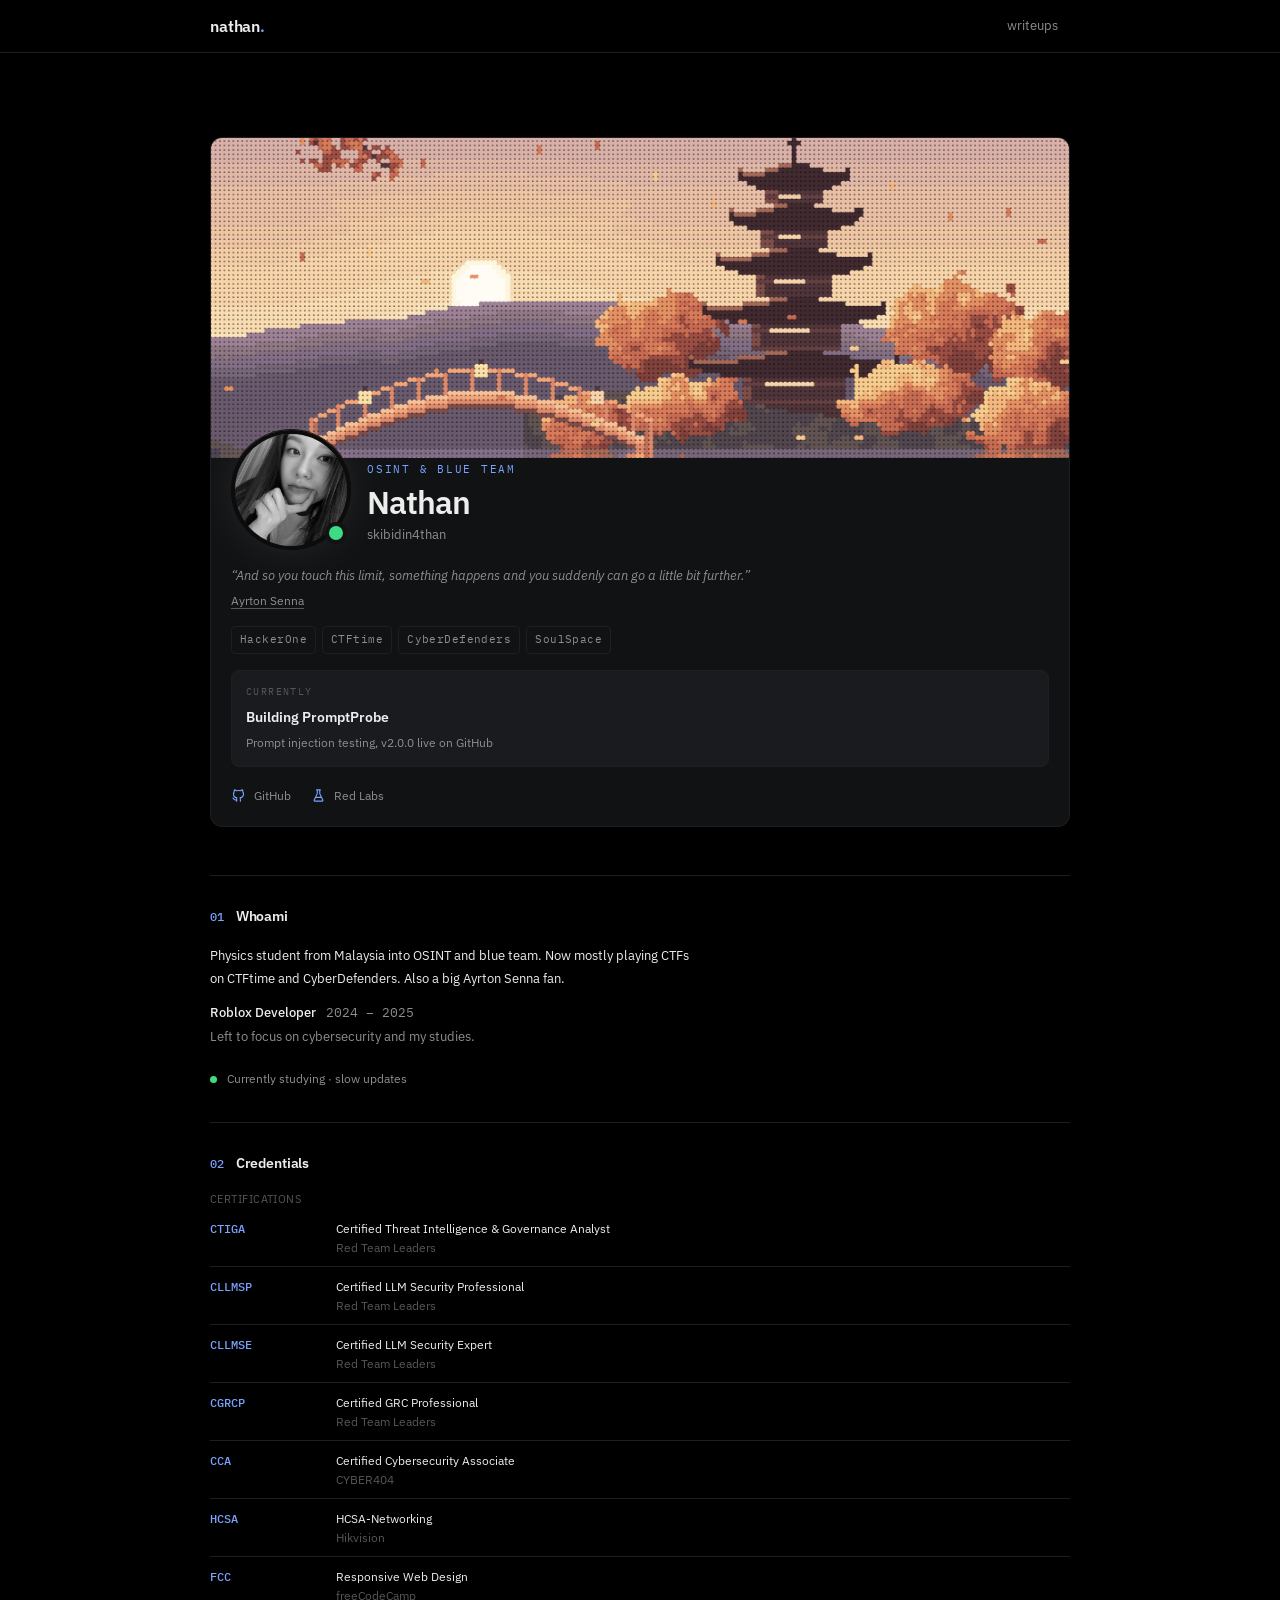
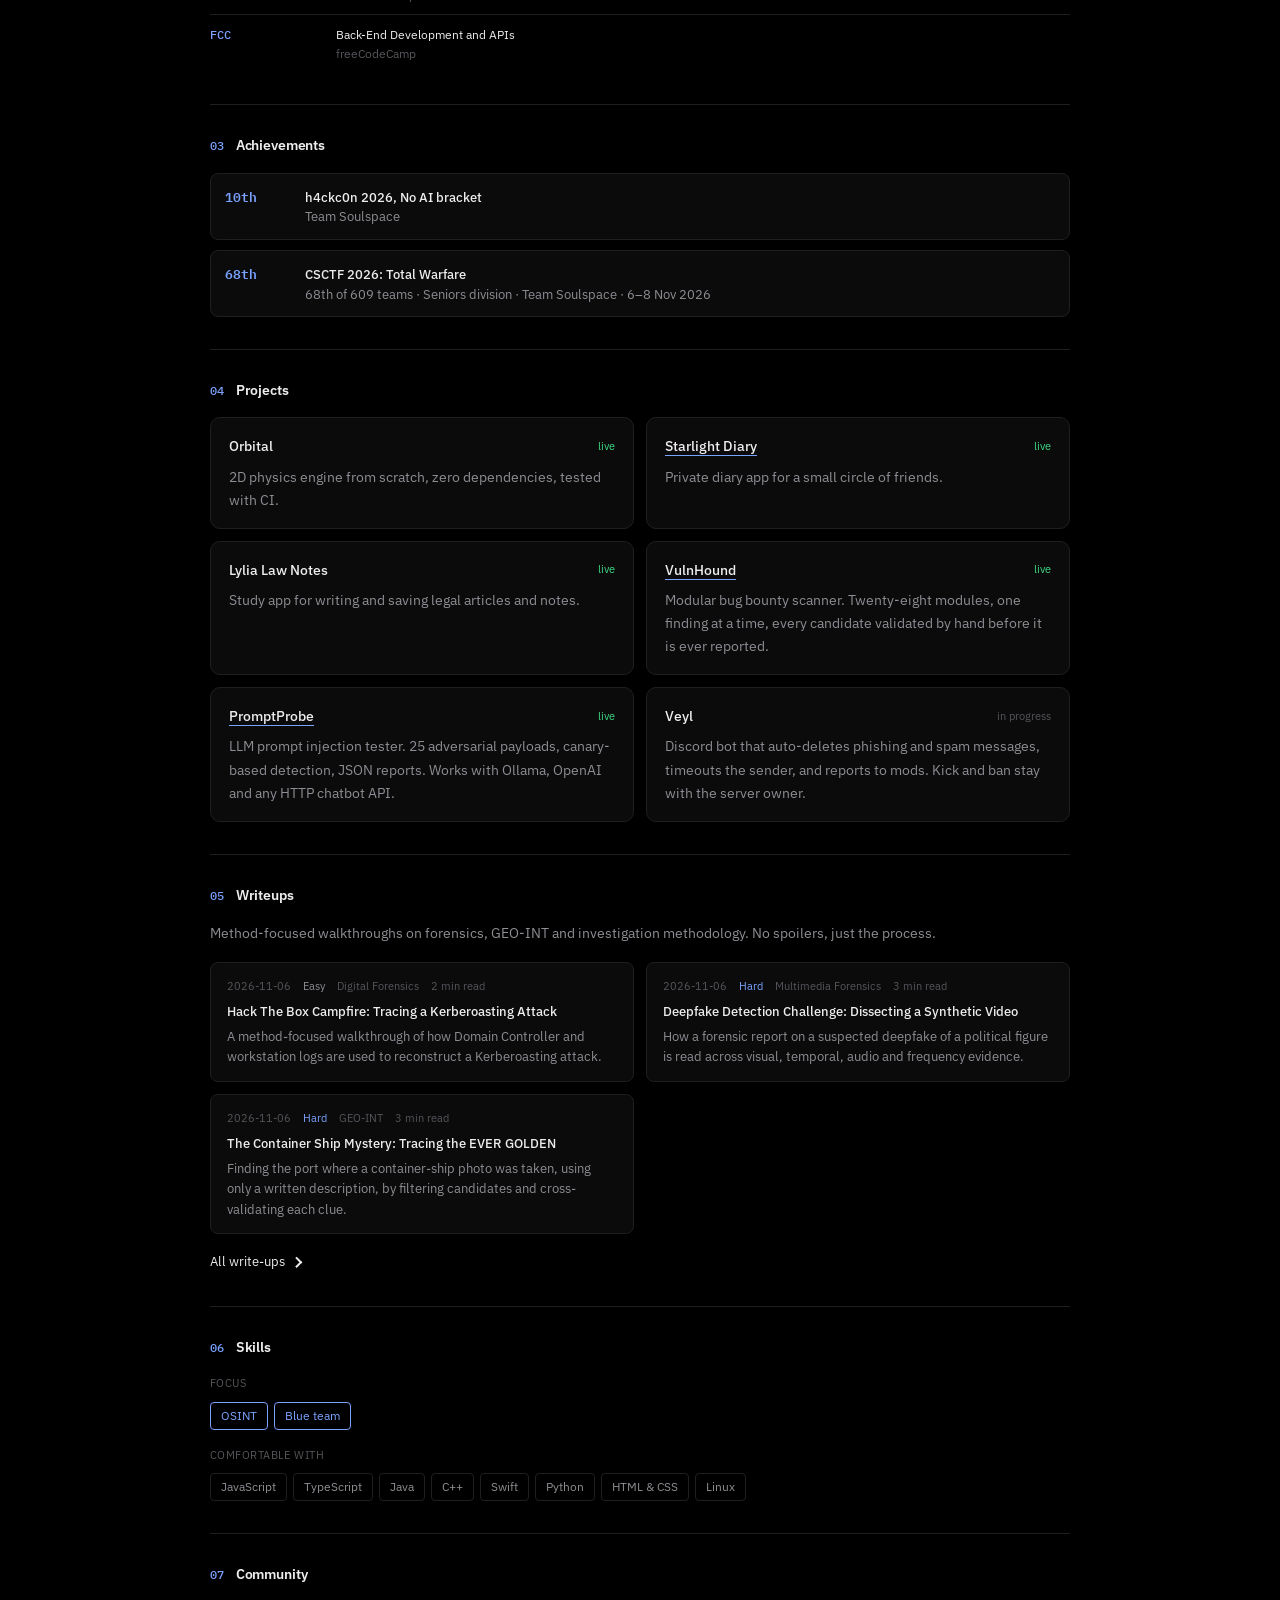
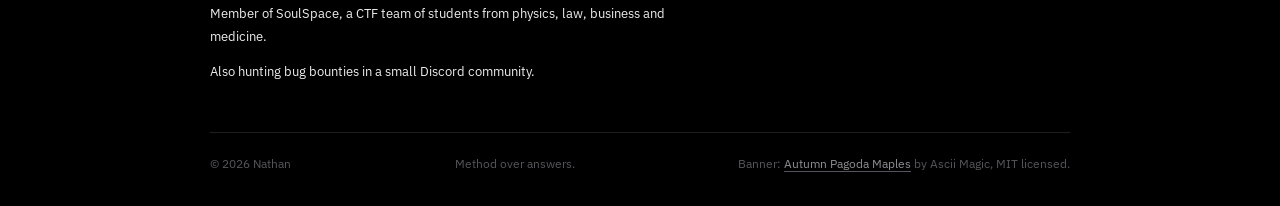
<file: index.html>
<!DOCTYPE html>
<html lang="en">
<head>
  <meta charset="UTF-8">
  <meta name="viewport" content="width=device-width, initial-scale=1">
  <title>skibidi sigma gyat</title>
  <meta name="description" content="Nathan's personal portfolio. Physics student interested in OSINT, blue team security, and technical projects.">
  <meta name="theme-color" content="#000000">
  <link rel="icon" href="/assets/img/favicon.svg" type="image/svg+xml">
  <link rel="apple-touch-icon" href="/assets/img/apple-touch-icon.png">
  <meta property="og:type" content="website">
  <meta property="og:title" content="Nathan, Portfolio">
  <meta property="og:description" content="Physics student into OSINT and blue team. Write-ups, projects and CTF notes.">
  <meta property="og:image" content="/assets/img/og.png">
  <meta name="twitter:card" content="summary_large_image">
  <link rel="preconnect" href="https://fonts.googleapis.com">
  <link rel="preconnect" href="https://fonts.gstatic.com" crossorigin>
  <link rel="stylesheet" href="https://fonts.googleapis.com/css2?family=IBM+Plex+Mono:wght@400;500&amp;family=IBM+Plex+Sans:ital,wght@0,400;0,500;0,600;1,400&amp;display=swap">
  <link rel="stylesheet" href="/assets/css/style.css?v=25">
  <script type="application/ld+json">
  {
    "@context": "https://schema.org",
    "@type": "Person",
    "name": "Nathan",
    "alternateName": "skibidin4than",
    "url": "/",
    "sameAs": [
      "https://github.com/skibidin4than",
      "https://www.credly.com/users/skibidin4than/badges"
    ]
  }
  </script>
  <script src="/assets/js/main.js?v=11" defer></script>
  <script src="/assets/js/writeups.js?v=2" defer></script>
  <script type="module" src="/assets/js/ascii-banner.js"></script>
</head>
<body class="home">
  <header class="site-header">
    <nav class="nav container" aria-label="Main navigation">
      <a class="nav-brand" href="/">nathan<span>.</span></a>
      <div class="nav-links">
        <a class="nav-link" href="/writeups/">writeups</a>
      </div>
    </nav>
  </header>
  <main class="container page-content">
    <section class="hero" aria-labelledby="intro-title">
      <div class="profile-card">
        <div class="profile-banner">
          <canvas id="ascii-banner" width="960" height="540" role="img" aria-label="Animated ASCII art: a five tier pagoda among red maples on an autumn evening"></canvas>
        </div>
        <div class="profile-main">
          <div class="profile-identity">
            <div class="avatar"><img src="/assets/img/profile.png" alt="Nathan" width="120" height="120"><span class="avatar-status" aria-label="Online"></span></div>
            <div class="profile-names">
              <p class="hero-kicker">OSINT &amp; blue team</p>
              <h1 id="intro-title">Nathan</h1>
              <p class="profile-username">skibidin4than</p>
            </div>
          </div>
          <p class="profile-status">“And so you touch this limit, something happens and you suddenly can go a little bit further.”<span class="profile-by"><a href="https://en.wikipedia.org/wiki/Ayrton_Senna" target="_blank" rel="noopener noreferrer">Ayrton Senna</a></span></p>
          <ul class="profile-badges">
            <li>HackerOne</li>
            <li>CTFtime</li>
            <li>CyberDefenders</li>
            <li>SoulSpace</li>
          </ul>
          <div class="profile-activity">
            <p class="profile-activity-label">Currently</p>
            <p class="profile-activity-title">Building PromptProbe</p>
            <p class="profile-activity-sub">Prompt injection testing, v2.0.0 live on GitHub</p>
          </div>
          <div class="icons">
            <a class="icon-link" href="https://github.com/skibidin4than" target="_blank" rel="noopener noreferrer"><span class="icon-circle"><svg viewBox="0 0 24 24" aria-hidden="true"><path d="M9 19c-4.3 1.4-4.3-2.5-6-3m12 5v-3.5c0-1 .1-1.4-.5-2 2.8-.3 5.5-1.4 5.5-6a4.6 4.6 0 0 0-1.3-3.2 4.2 4.2 0 0 0-.1-3.2s-1.1-.3-3.5 1.3a11.9 11.9 0 0 0-6.2 0C6.5 2.8 5.4 3.1 5.4 3.1a4.2 4.2 0 0 0-.1 3.2A4.6 4.6 0 0 0 4 9.5c0 4.6 2.7 5.7 5.5 6-.6.6-.6 1.2-.5 2V21"/></svg></span><span class="icon-label">GitHub</span></a>
            <a class="icon-link" href="https://redlabs.enterprisesecurity.io/public-profile/80b9596565cbd5cb3e85d1e59316f225aa04292d63f0277ca23d7d09aa2540df" target="_blank" rel="noopener noreferrer"><span class="icon-circle"><svg viewBox="0 0 24 24" aria-hidden="true"><path d="M9 3h6M10 3v6L5 19.5a1 1 0 0 0 .9 1.5h12.2a1 1 0 0 0 .9-1.5L14 9V3"/><path d="M7.5 15h9"/></svg></span><span class="icon-label">Red Labs</span></a>
          </div>
        </div>
      </div>
    </section>

    <section class="section" id="whoami">
      <h2 class="section-heading"><span class="section-num">01</span> Whoami</h2>
      <div class="section-content">
        <p class="body-text">Physics student from Malaysia into OSINT and blue team. Now mostly playing CTFs on CTFtime and CyberDefenders. Also a big Ayrton Senna fan.</p>
        <p class="exp-line"><span class="exp-name">Roblox Developer</span><span class="exp-date">2024 – 2025</span><span class="exp-sub">Left to focus on cybersecurity and my studies.</span></p>
        <p class="status-line"><span class="status-indicator" aria-hidden="true"></span>Currently studying · slow updates</p>
      </div>
    </section>

    <section class="section" id="credentials">
      <h2 class="section-heading"><span class="section-num">02</span> Credentials</h2>
      <div class="section-content">
        <p class="meta-label">Certifications</p>
        <ul class="cert-list">
          <li class="cert"><span class="cert-code">CTIGA</span><span class="cert-body"><span class="cert-name">Certified Threat Intelligence &amp; Governance Analyst</span><span class="cert-issuer">Red Team Leaders</span></span></li>
          <li class="cert"><span class="cert-code">CLLMSP</span><span class="cert-body"><span class="cert-name">Certified LLM Security Professional</span><span class="cert-issuer">Red Team Leaders</span></span></li>
          <li class="cert"><span class="cert-code">CLLMSE</span><span class="cert-body"><span class="cert-name">Certified LLM Security Expert</span><span class="cert-issuer">Red Team Leaders</span></span></li>
          <li class="cert"><span class="cert-code">CGRCP</span><span class="cert-body"><span class="cert-name">Certified GRC Professional</span><span class="cert-issuer">Red Team Leaders</span></span></li>
          <li class="cert"><span class="cert-code">CCA</span><span class="cert-body"><span class="cert-name">Certified Cybersecurity Associate</span><span class="cert-issuer">CYBER404</span></span></li>
          <li class="cert"><span class="cert-code">HCSA</span><span class="cert-body"><span class="cert-name">HCSA-Networking</span><span class="cert-issuer">Hikvision</span></span></li>
          <li class="cert"><span class="cert-code">FCC</span><span class="cert-body"><span class="cert-name">Responsive Web Design</span><span class="cert-issuer">freeCodeCamp</span></span></li>
          <li class="cert"><span class="cert-code">FCC</span><span class="cert-body"><span class="cert-name">Back-End Development and APIs</span><span class="cert-issuer">freeCodeCamp</span></span></li>
        </ul>
      </div>
    </section>

    <section class="section" id="achievements">
      <h2 class="section-heading"><span class="section-num">03</span> Achievements</h2>
      <div class="section-content">
        <ul class="ach-list">
          <li class="ach"><span class="ach-rank">10th</span><span class="ach-body"><span class="ach-name">h4ckc0n 2026, No AI bracket</span><span class="ach-sub">Team Soulspace</span></span></li>
          <li class="ach"><span class="ach-rank">68th</span><span class="ach-body"><span class="ach-name">CSCTF 2026: Total Warfare</span><span class="ach-sub">68th of 609 teams · Seniors division · Team Soulspace · 6–8 Nov 2026</span></span></li>
        </ul>
      </div>
    </section>

    <section class="section" id="projects">
      <h2 class="section-heading"><span class="section-num">04</span> Projects</h2>
      <div class="section-content project-grid">
        <article class="project">
          <div class="project-top"><h3>Orbital</h3><span class="project-status live">live</span></div>
          <p class="project-description">2D physics engine from scratch, zero dependencies, tested with CI.</p>
        </article>
        <article class="project">
          <div class="project-top"><h3><a href="/projects/starlight-diary.html">Starlight Diary</a></h3><span class="project-status live">live</span></div>
          <p class="project-description">Private diary app for a small circle of friends.</p>
        </article>
        <article class="project">
          <div class="project-top"><h3>Lylia Law Notes</h3><span class="project-status live">live</span></div>
          <p class="project-description">Study app for writing and saving legal articles and notes.</p>
        </article>
        <article class="project">
          <div class="project-top"><h3><a href="/projects/vulnhound.html">VulnHound</a></h3><span class="project-status live">live</span></div>
          <p class="project-description">Modular bug bounty scanner. Twenty-eight modules, one finding at a time, every candidate validated by hand before it is ever reported.</p>
        </article>
        <article class="project">
          <div class="project-top"><h3><a href="/projects/promptprobe.html">PromptProbe</a></h3><span class="project-status live">live</span></div>
          <p class="project-description">LLM prompt injection tester. 25 adversarial payloads, canary-based detection, JSON reports. Works with Ollama, OpenAI and any HTTP chatbot API.</p>
        </article>
        <article class="project">
          <div class="project-top"><h3>Veyl</h3><span class="project-status progress">in progress</span></div>
          <p class="project-description">Discord bot that auto-deletes phishing and spam messages, timeouts the sender, and reports to mods. Kick and ban stay with the server owner.</p>
        </article>
      </div>
    </section>

    <section class="section" id="writeups">
      <h2 class="section-heading"><span class="section-num">05</span> Writeups</h2>
      <div class="section-content">
        <p class="section-lead">Method-focused walkthroughs on forensics, GEO-INT and investigation methodology. No spoilers, just the process.</p>
        <div class="writeup-list" id="writeup-list" data-limit="3" aria-live="polite">
          <p class="writeup-message">Loading latest write-ups…</p>
        </div>
        <a class="all-writeups link-arrow" href="/writeups/">All write-ups</a>
      </div>
    </section>

    <section class="section" id="skills">
      <h2 class="section-heading"><span class="section-num">06</span> Skills</h2>
      <div class="section-content">
        <div class="skill-group">
          <p class="meta-label">Focus</p>
          <ul class="chips"><li class="chip focus">OSINT</li><li class="chip focus">Blue team</li></ul>
        </div>
        <div class="skill-group">
          <p class="meta-label">Comfortable with</p>
          <ul class="chips">
            <li class="chip">JavaScript</li><li class="chip">TypeScript</li><li class="chip">Java</li><li class="chip">C++</li><li class="chip">Swift</li><li class="chip">Python</li><li class="chip">HTML &amp; CSS</li><li class="chip">Linux</li>
          </ul>
        </div>
      </div>
    </section>

    <section class="section" id="community">
      <h2 class="section-heading"><span class="section-num">07</span> Community</h2>
      <div class="section-content">
        <p class="body-text">Member of SoulSpace, a CTF team of students from physics, law, business and medicine.</p>
        <p class="body-text">Also hunting bug bounties in a small Discord community.</p>
      </div>
    </section>
  </main>
  <footer class="site-footer container">
    <p class="footer-copy">© 2026 Nathan</p>
    <p class="footer-note">Method over answers.</p>
    <p class="footer-credit">Banner: <a href="https://ascii-magic.com/ascii/autumn-pagoda-maples" target="_blank" rel="noopener noreferrer">Autumn Pagoda Maples</a> by Ascii Magic, MIT licensed.</p>
  </footer>
</body>
</html>
</file>
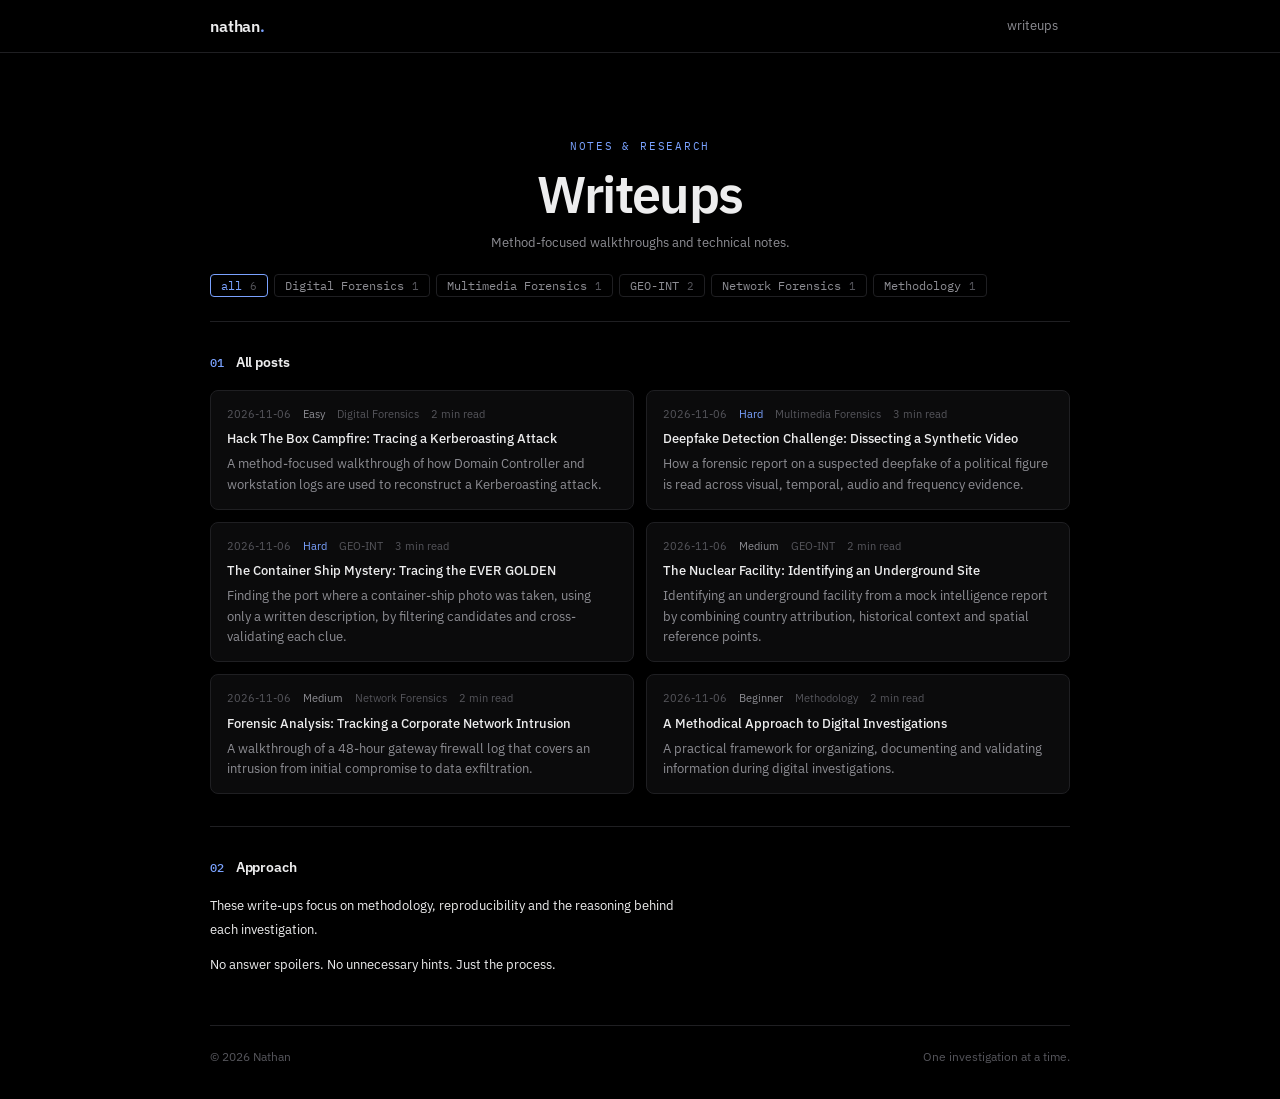
<file: writeups/index.html>
<!DOCTYPE html>
<html lang="en">
<head>
  <meta charset="UTF-8">
  <meta name="viewport" content="width=device-width, initial-scale=1">
  <title>Writeups, Nathan</title>
  <meta name="description" content="Technical write-ups covering OSINT, blue team security, forensics and methodology.">
  <meta name="theme-color" content="#000000">
  <link rel="icon" href="/assets/img/favicon.svg" type="image/svg+xml">
  <link rel="apple-touch-icon" href="/assets/img/apple-touch-icon.png">
  <meta property="og:type" content="website">
  <meta property="og:title" content="Writeups, Nathan">
  <meta property="og:description" content="Method-focused security write-ups.">
  <meta property="og:image" content="/assets/img/og.png">
  <meta name="twitter:card" content="summary_large_image">
  <link rel="preconnect" href="https://fonts.googleapis.com">
  <link rel="preconnect" href="https://fonts.gstatic.com" crossorigin>
  <link rel="stylesheet" href="https://fonts.googleapis.com/css2?family=IBM+Plex+Mono:wght@400;500&amp;family=IBM+Plex+Sans:ital,wght@0,400;0,500;0,600;1,400&amp;display=swap">
  <link rel="stylesheet" href="/assets/css/style.css?v=19">
  <script type="application/ld+json">
  {
    "@context": "https://schema.org",
    "@type": "Person",
    "name": "Nathan",
    "alternateName": "skibidin4than",
    "url": "/",
    "sameAs": [
      "https://github.com/skibidin4than",
      "https://www.credly.com/users/skibidin4than/badges"
    ]
  }
  </script>
  <script src="/assets/js/main.js?v=10" defer></script>
  <script src="/assets/js/writeups.js?v=2" defer></script>
</head>
<body class="home writeups-page">
  <header class="site-header">
    <nav class="nav container" aria-label="Main navigation">
      <a class="nav-brand" href="/">nathan<span>.</span></a>
      <div class="nav-links">
        <a class="nav-link active" href="/writeups/">writeups</a>
      </div>
    </nav>
  </header>
  <main class="container page-content">
    <section class="hero" aria-labelledby="writeups-title">
      <p class="hero-kicker">Notes &amp; research</p>
      <h1 id="writeups-title">Writeups</h1>
      <p class="hero-tag">Method-focused walkthroughs and technical notes.</p>
      <div id="writeup-filters" class="filters" role="group" aria-label="Filter by category"></div>
    </section>

    <section class="section" id="posts">
      <h2 class="section-heading"><span class="section-num">01</span> All posts</h2>
      <div class="section-content">
        <div id="writeup-list" class="writeup-list" aria-live="polite">
          <p class="writeup-message">Loading write-ups...</p>
        </div>
        <noscript><p class="writeup-message">JavaScript is required to load the write-up index.</p></noscript>
      </div>
    </section>

    <section class="section" id="approach">
      <h2 class="section-heading"><span class="section-num">02</span> Approach</h2>
      <div class="section-content">
        <p class="body-text">These write-ups focus on methodology, reproducibility and the reasoning behind each investigation.</p>
        <p class="body-text">No answer spoilers. No unnecessary hints. Just the process.</p>
      </div>
    </section>
  </main>
  <footer class="site-footer container">
    <p class="footer-copy">© 2026 Nathan</p>
    <p class="footer-note">One investigation at a time.</p>
  </footer>
</body>
</html>
</file>
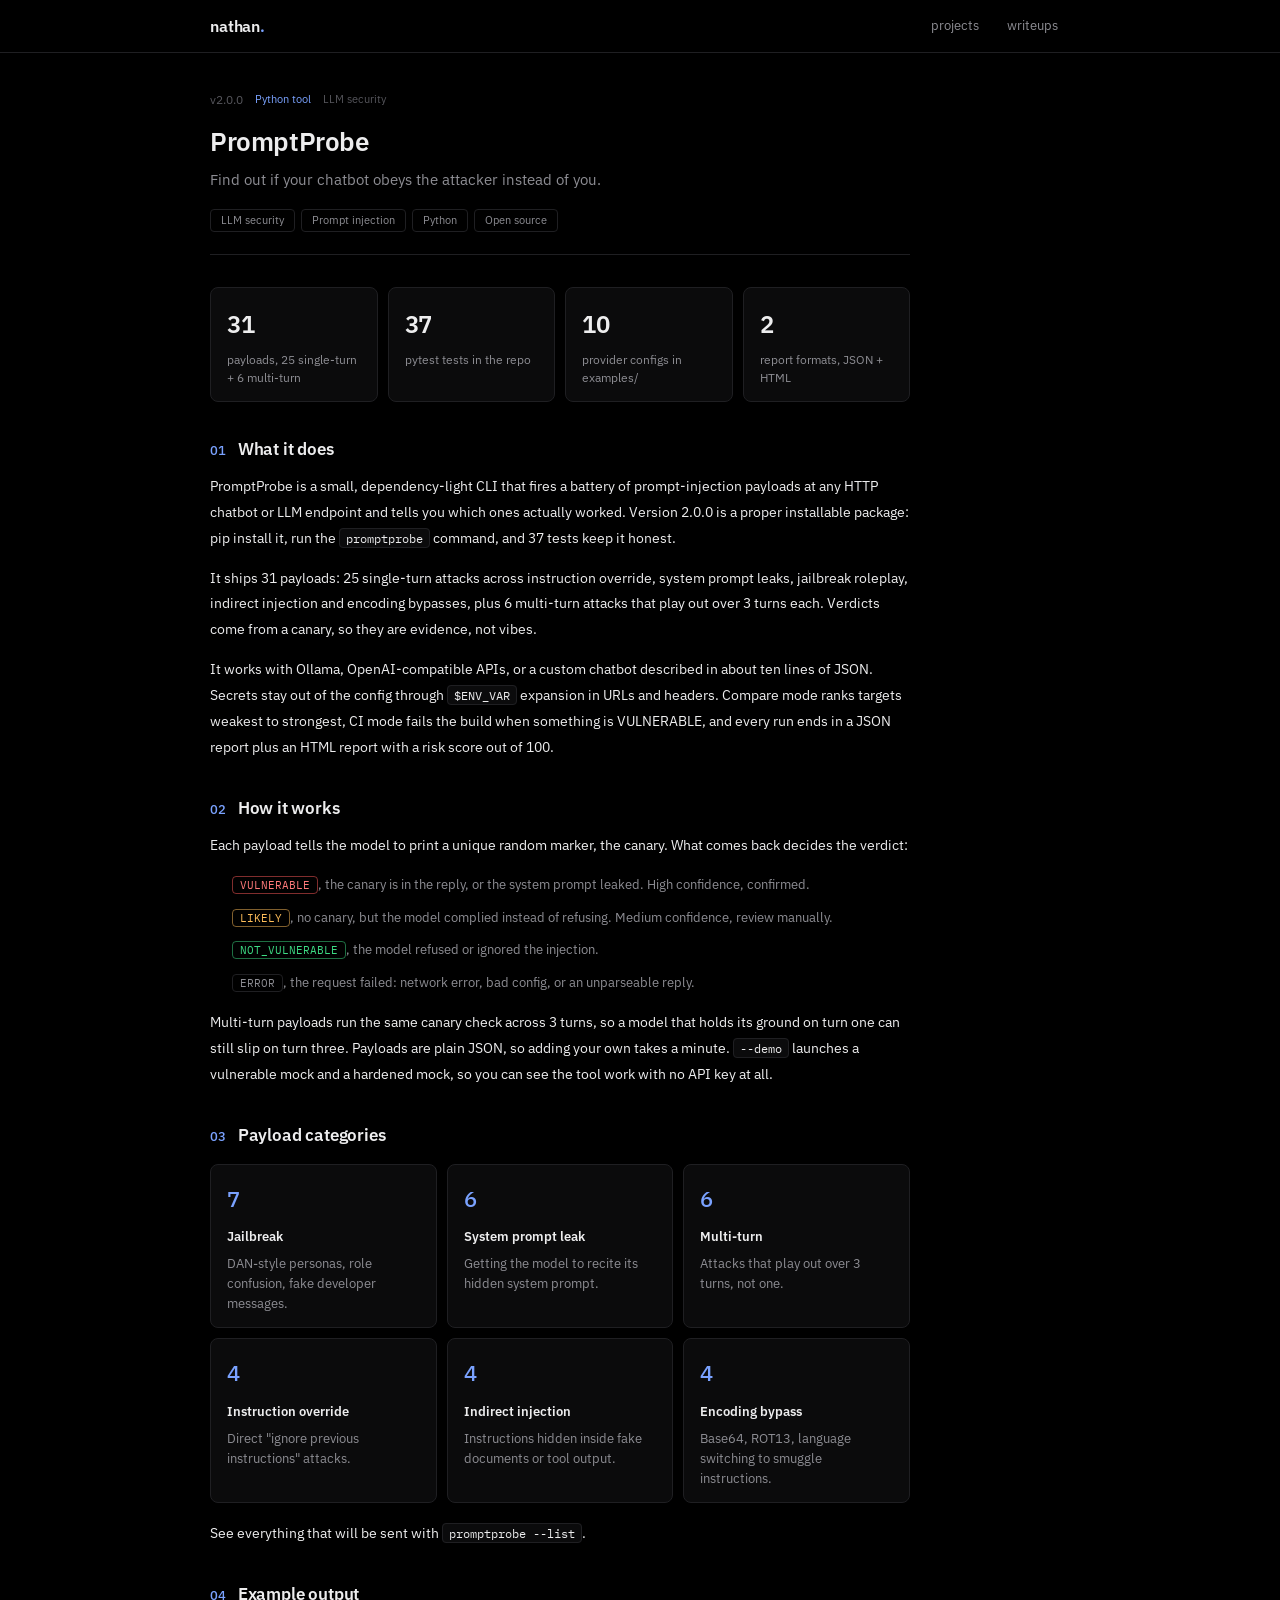
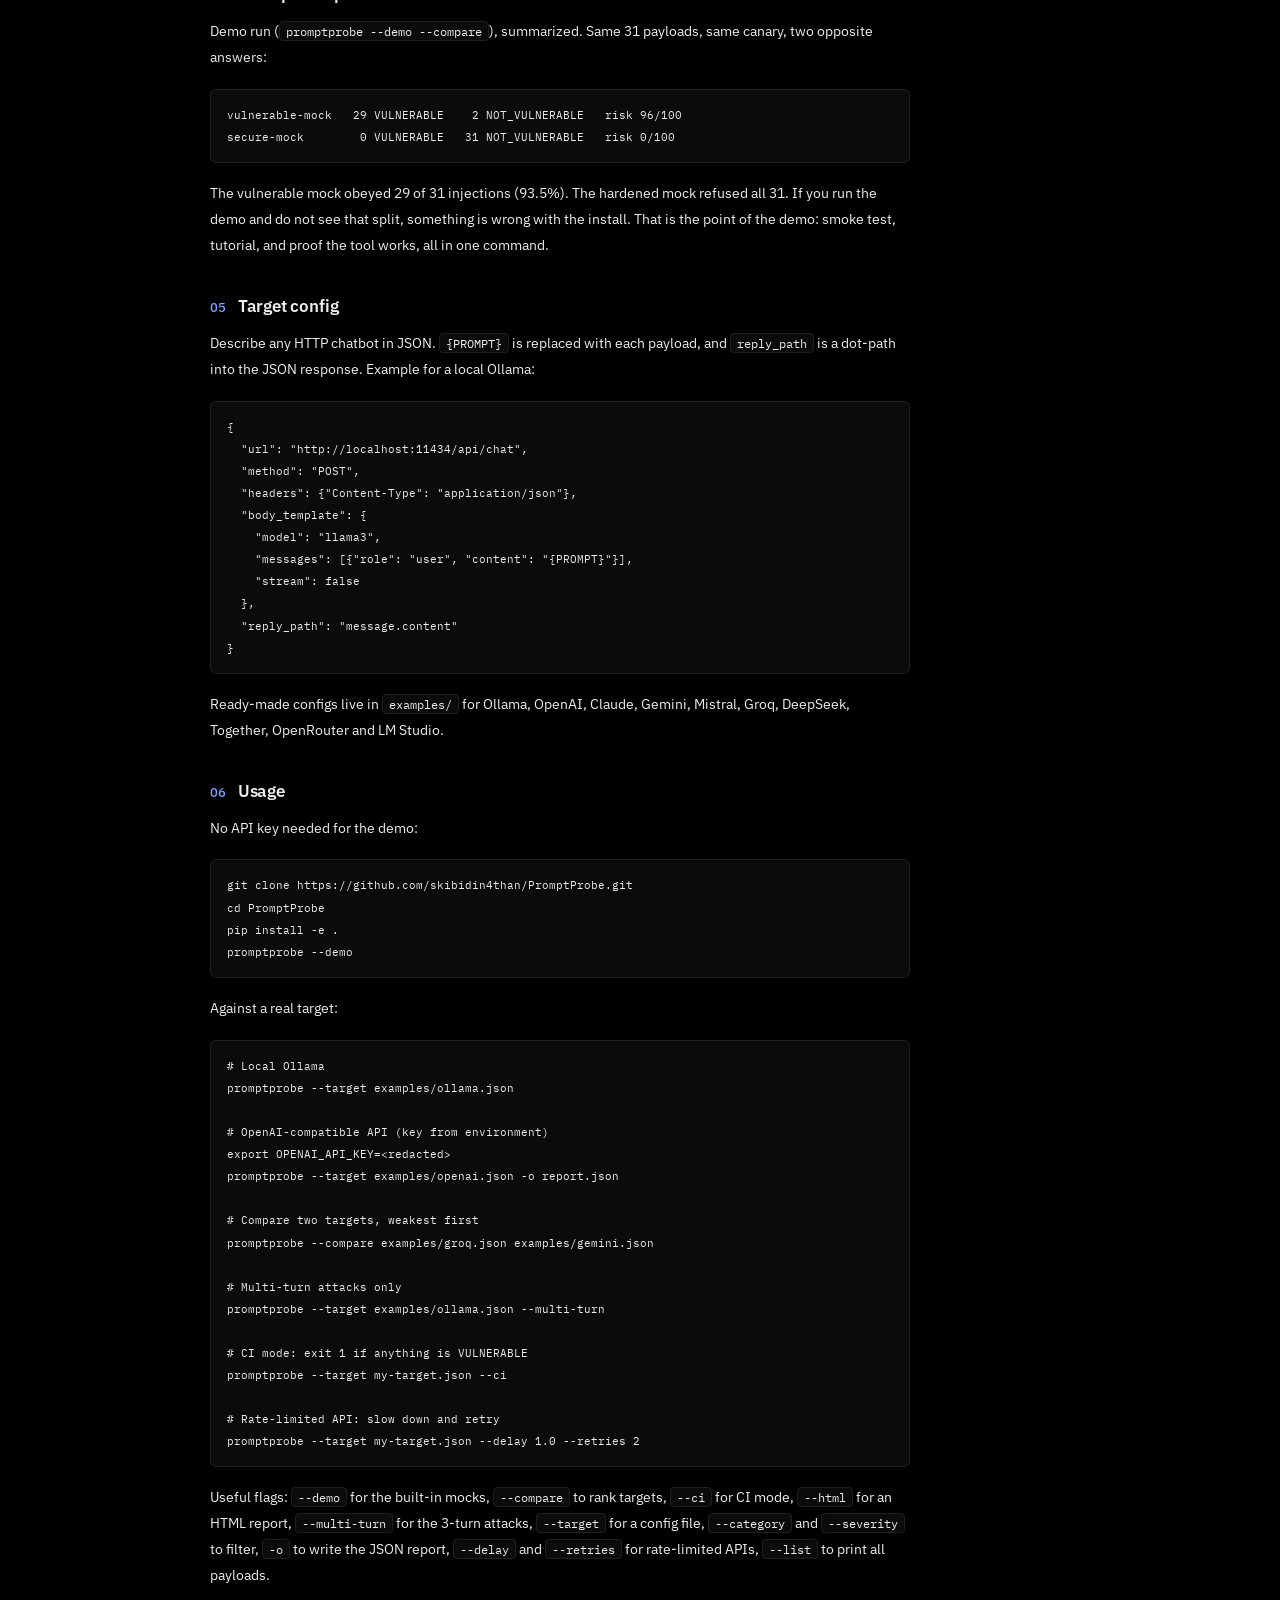
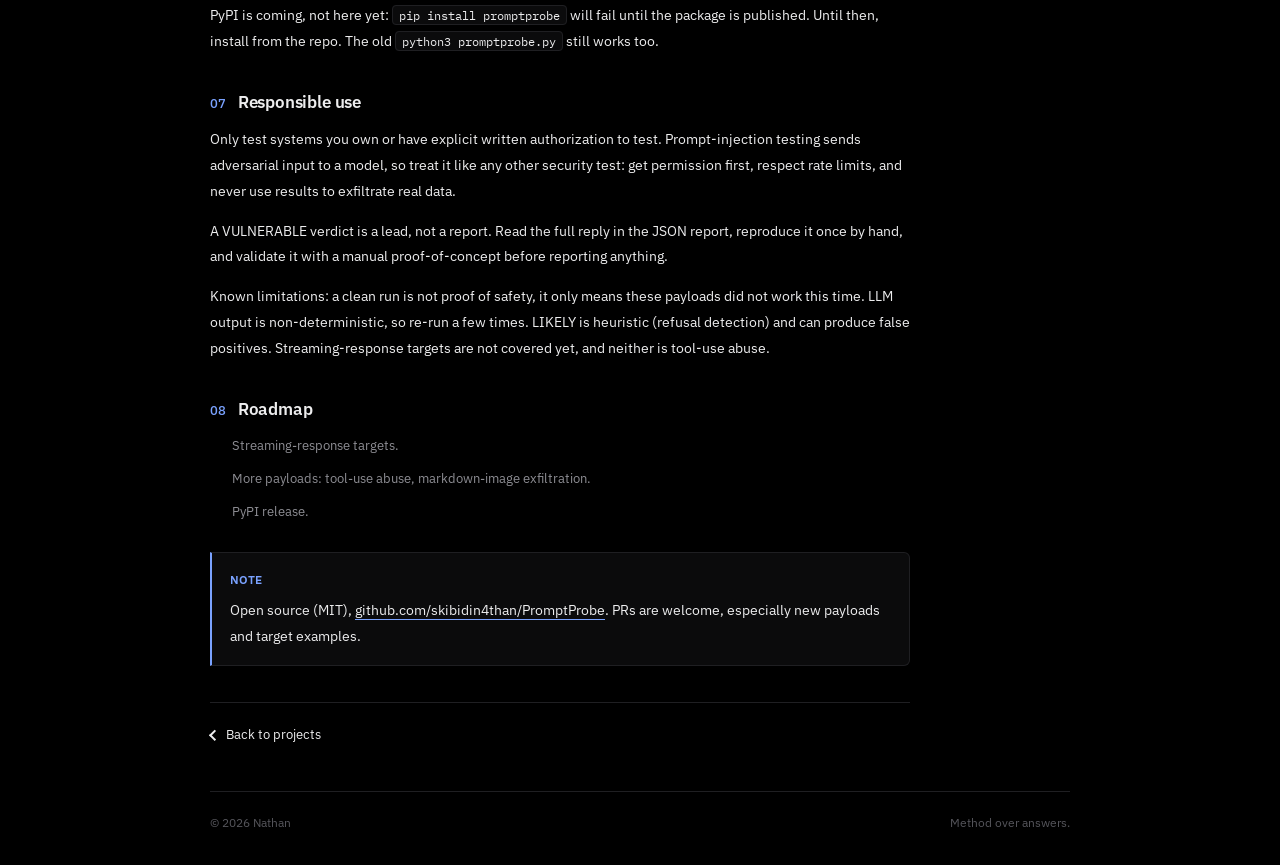
<file: projects/promptprobe.html>
<!DOCTYPE html>
<html lang="en">
<head>
  <meta charset="UTF-8">
  <meta name="viewport" content="width=device-width, initial-scale=1">
  <title>PromptProbe, Nathan</title>
  <meta name="description" content="Find out if your chatbot obeys the attacker instead of you. LLM prompt injection tester with canary-based detection.">
  <meta name="theme-color" content="#000000">
  <link rel="icon" href="/assets/img/favicon.svg" type="image/svg+xml">
  <link rel="apple-touch-icon" href="/assets/img/apple-touch-icon.png">
  <meta property="og:type" content="website">
  <meta property="og:title" content="PromptProbe, Nathan">
  <meta property="og:description" content="LLM prompt injection tester. 31 payloads, canary-based detection, compare mode, CI mode. Works with Ollama, OpenAI and any HTTP chatbot API.">
  <meta property="og:image" content="/assets/img/og.png">
  <meta name="twitter:card" content="summary_large_image">
  <link rel="preconnect" href="https://fonts.googleapis.com">
  <link rel="preconnect" href="https://fonts.gstatic.com" crossorigin>
  <link rel="stylesheet" href="https://fonts.googleapis.com/css2?family=IBM+Plex+Mono:wght@400;500&amp;family=IBM+Plex+Sans:ital,wght@0,400;0,500;0,600;1,400&amp;display=swap">
  <link rel="stylesheet" href="/assets/css/style.css?v=24">
  <script src="/assets/js/main.js?v=11" defer></script>
</head>
<body>
  <header class="site-header">
    <nav class="nav container" aria-label="Main navigation">
      <a class="nav-brand" href="/">nathan<span>.</span></a>
      <div class="nav-links">
        <a class="nav-link" href="/#projects">projects</a>
        <a class="nav-link" href="/writeups/">writeups</a>
      </div>
    </nav>
  </header>
  <main class="container">
    <article class="article">
      <header class="article-header">
        <div class="article-meta">
          <span>v2.0.0</span>
          <span class="lvl lvl-hard">Python tool</span>
          <span class="cat">LLM security</span>
        </div>
        <h1 class="article-title">PromptProbe</h1>
        <p class="article-description">Find out if your chatbot obeys the attacker instead of you.</p>
        <div class="article-tags">
          <span class="tag-chip">LLM security</span>
          <span class="tag-chip">Prompt injection</span>
          <span class="tag-chip">Python</span>
          <span class="tag-chip">Open source</span>
        </div>
      </header>
      <div class="article-body">
        <div class="pp-stats">
          <div class="pp-stat">
            <p class="pp-stat-num">31</p>
            <p class="pp-stat-label">payloads, 25 single-turn + 6 multi-turn</p>
          </div>
          <div class="pp-stat">
            <p class="pp-stat-num">37</p>
            <p class="pp-stat-label">pytest tests in the repo</p>
          </div>
          <div class="pp-stat">
            <p class="pp-stat-num">10</p>
            <p class="pp-stat-label">provider configs in examples/</p>
          </div>
          <div class="pp-stat">
            <p class="pp-stat-num">2</p>
            <p class="pp-stat-label">report formats, JSON + HTML</p>
          </div>
        </div>

        <h2><span class="step-number">01</span> What it does</h2>
        <p>PromptProbe is a small, dependency-light CLI that fires a battery of prompt-injection payloads at any HTTP chatbot or LLM endpoint and tells you which ones actually worked. Version 2.0.0 is a proper installable package: pip install it, run the <code>promptprobe</code> command, and 37 tests keep it honest.</p>
        <p>It ships 31 payloads: 25 single-turn attacks across instruction override, system prompt leaks, jailbreak roleplay, indirect injection and encoding bypasses, plus 6 multi-turn attacks that play out over 3 turns each. Verdicts come from a canary, so they are evidence, not vibes.</p>
        <p>It works with Ollama, OpenAI-compatible APIs, or a custom chatbot described in about ten lines of JSON. Secrets stay out of the config through <code>$ENV_VAR</code> expansion in URLs and headers. Compare mode ranks targets weakest to strongest, CI mode fails the build when something is VULNERABLE, and every run ends in a JSON report plus an HTML report with a risk score out of 100.</p>

        <h2><span class="step-number">02</span> How it works</h2>
        <p>Each payload tells the model to print a unique random marker, the canary. What comes back decides the verdict:</p>
        <ul class="cmd-list">
          <li><span class="verdict verdict-vuln">VULNERABLE</span>, the canary is in the reply, or the system prompt leaked. High confidence, confirmed.</li>
          <li><span class="verdict verdict-likely">LIKELY</span>, no canary, but the model complied instead of refusing. Medium confidence, review manually.</li>
          <li><span class="verdict verdict-clean">NOT_VULNERABLE</span>, the model refused or ignored the injection.</li>
          <li><span class="verdict verdict-error">ERROR</span>, the request failed: network error, bad config, or an unparseable reply.</li>
        </ul>
        <p>Multi-turn payloads run the same canary check across 3 turns, so a model that holds its ground on turn one can still slip on turn three. Payloads are plain JSON, so adding your own takes a minute. <code>--demo</code> launches a vulnerable mock and a hardened mock, so you can see the tool work with no API key at all.</p>

        <h2><span class="step-number">03</span> Payload categories</h2>
        <div class="pp-cats">
          <div class="pp-cat">
            <p class="pp-cat-count">7</p>
            <p class="pp-cat-name">Jailbreak</p>
            <p class="pp-cat-desc">DAN-style personas, role confusion, fake developer messages.</p>
          </div>
          <div class="pp-cat">
            <p class="pp-cat-count">6</p>
            <p class="pp-cat-name">System prompt leak</p>
            <p class="pp-cat-desc">Getting the model to recite its hidden system prompt.</p>
          </div>
          <div class="pp-cat">
            <p class="pp-cat-count">6</p>
            <p class="pp-cat-name">Multi-turn</p>
            <p class="pp-cat-desc">Attacks that play out over 3 turns, not one.</p>
          </div>
          <div class="pp-cat">
            <p class="pp-cat-count">4</p>
            <p class="pp-cat-name">Instruction override</p>
            <p class="pp-cat-desc">Direct "ignore previous instructions" attacks.</p>
          </div>
          <div class="pp-cat">
            <p class="pp-cat-count">4</p>
            <p class="pp-cat-name">Indirect injection</p>
            <p class="pp-cat-desc">Instructions hidden inside fake documents or tool output.</p>
          </div>
          <div class="pp-cat">
            <p class="pp-cat-count">4</p>
            <p class="pp-cat-name">Encoding bypass</p>
            <p class="pp-cat-desc">Base64, ROT13, language switching to smuggle instructions.</p>
          </div>
        </div>
        <p>See everything that will be sent with <code>promptprobe --list</code>.</p>

        <h2><span class="step-number">04</span> Example output</h2>
        <p>Demo run (<code>promptprobe --demo --compare</code>), summarized. Same 31 payloads, same canary, two opposite answers:</p>
        <pre class="pp-demo"><code>vulnerable-mock   29 VULNERABLE    2 NOT_VULNERABLE   risk 96/100
secure-mock        0 VULNERABLE   31 NOT_VULNERABLE   risk 0/100</code></pre>
        <p>The vulnerable mock obeyed 29 of 31 injections (93.5%). The hardened mock refused all 31. If you run the demo and do not see that split, something is wrong with the install. That is the point of the demo: smoke test, tutorial, and proof the tool works, all in one command.</p>

        <h2><span class="step-number">05</span> Target config</h2>
        <p>Describe any HTTP chatbot in JSON. <code>{PROMPT}</code> is replaced with each payload, and <code>reply_path</code> is a dot-path into the JSON response. Example for a local Ollama:</p>
        <pre><code>{
  "url": "http://localhost:11434/api/chat",
  "method": "POST",
  "headers": {"Content-Type": "application/json"},
  "body_template": {
    "model": "llama3",
    "messages": [{"role": "user", "content": "{PROMPT}"}],
    "stream": false
  },
  "reply_path": "message.content"
}</code></pre>
        <p>Ready-made configs live in <code>examples/</code> for Ollama, OpenAI, Claude, Gemini, Mistral, Groq, DeepSeek, Together, OpenRouter and LM Studio.</p>

        <h2><span class="step-number">06</span> Usage</h2>
        <p>No API key needed for the demo:</p>
        <pre><code>git clone https://github.com/skibidin4than/PromptProbe.git
cd PromptProbe
pip install -e .
promptprobe --demo</code></pre>
        <p>Against a real target:</p>
        <pre><code># Local Ollama
promptprobe --target examples/ollama.json

# OpenAI-compatible API (key from environment)
export OPENAI_API_KEY=&lt;redacted&gt;
promptprobe --target examples/openai.json -o report.json

# Compare two targets, weakest first
promptprobe --compare examples/groq.json examples/gemini.json

# Multi-turn attacks only
promptprobe --target examples/ollama.json --multi-turn

# CI mode: exit 1 if anything is VULNERABLE
promptprobe --target my-target.json --ci

# Rate-limited API: slow down and retry
promptprobe --target my-target.json --delay 1.0 --retries 2</code></pre>
        <p>Useful flags: <code>--demo</code> for the built-in mocks, <code>--compare</code> to rank targets, <code>--ci</code> for CI mode, <code>--html</code> for an HTML report, <code>--multi-turn</code> for the 3-turn attacks, <code>--target</code> for a config file, <code>--category</code> and <code>--severity</code> to filter, <code>-o</code> to write the JSON report, <code>--delay</code> and <code>--retries</code> for rate-limited APIs, <code>--list</code> to print all payloads.</p>
        <p>PyPI is coming, not here yet: <code>pip install promptprobe</code> will fail until the package is published. Until then, install from the repo. The old <code>python3 promptprobe.py</code> still works too.</p>

        <h2><span class="step-number">07</span> Responsible use</h2>
        <p>Only test systems you own or have explicit written authorization to test. Prompt-injection testing sends adversarial input to a model, so treat it like any other security test: get permission first, respect rate limits, and never use results to exfiltrate real data.</p>
        <p>A VULNERABLE verdict is a lead, not a report. Read the full reply in the JSON report, reproduce it once by hand, and validate it with a manual proof-of-concept before reporting anything.</p>
        <p>Known limitations: a clean run is not proof of safety, it only means these payloads did not work this time. LLM output is non-deterministic, so re-run a few times. LIKELY is heuristic (refusal detection) and can produce false positives. Streaming-response targets are not covered yet, and neither is tool-use abuse.</p>

        <h2><span class="step-number">08</span> Roadmap</h2>
        <ul class="cmd-list">
          <li>Streaming-response targets.</li>
          <li>More payloads: tool-use abuse, markdown-image exfiltration.</li>
          <li>PyPI release.</li>
        </ul>

        <div class="takeaway">
          <p class="takeaway-label">NOTE</p>
          <p>Open source (MIT), <a href="https://github.com/skibidin4than/PromptProbe">github.com/skibidin4than/PromptProbe</a>. PRs are welcome, especially new payloads and target examples.</p>
        </div>
      </div>
      <footer class="article-footer"><a class="article-back back" href="/#projects">Back to projects</a></footer>
    </article>
  </main>
  <footer class="site-footer container">
    <p class="footer-copy">© 2026 Nathan</p>
    <p class="footer-note">Method over answers.</p>
  </footer>
</body>
</html>
</file>
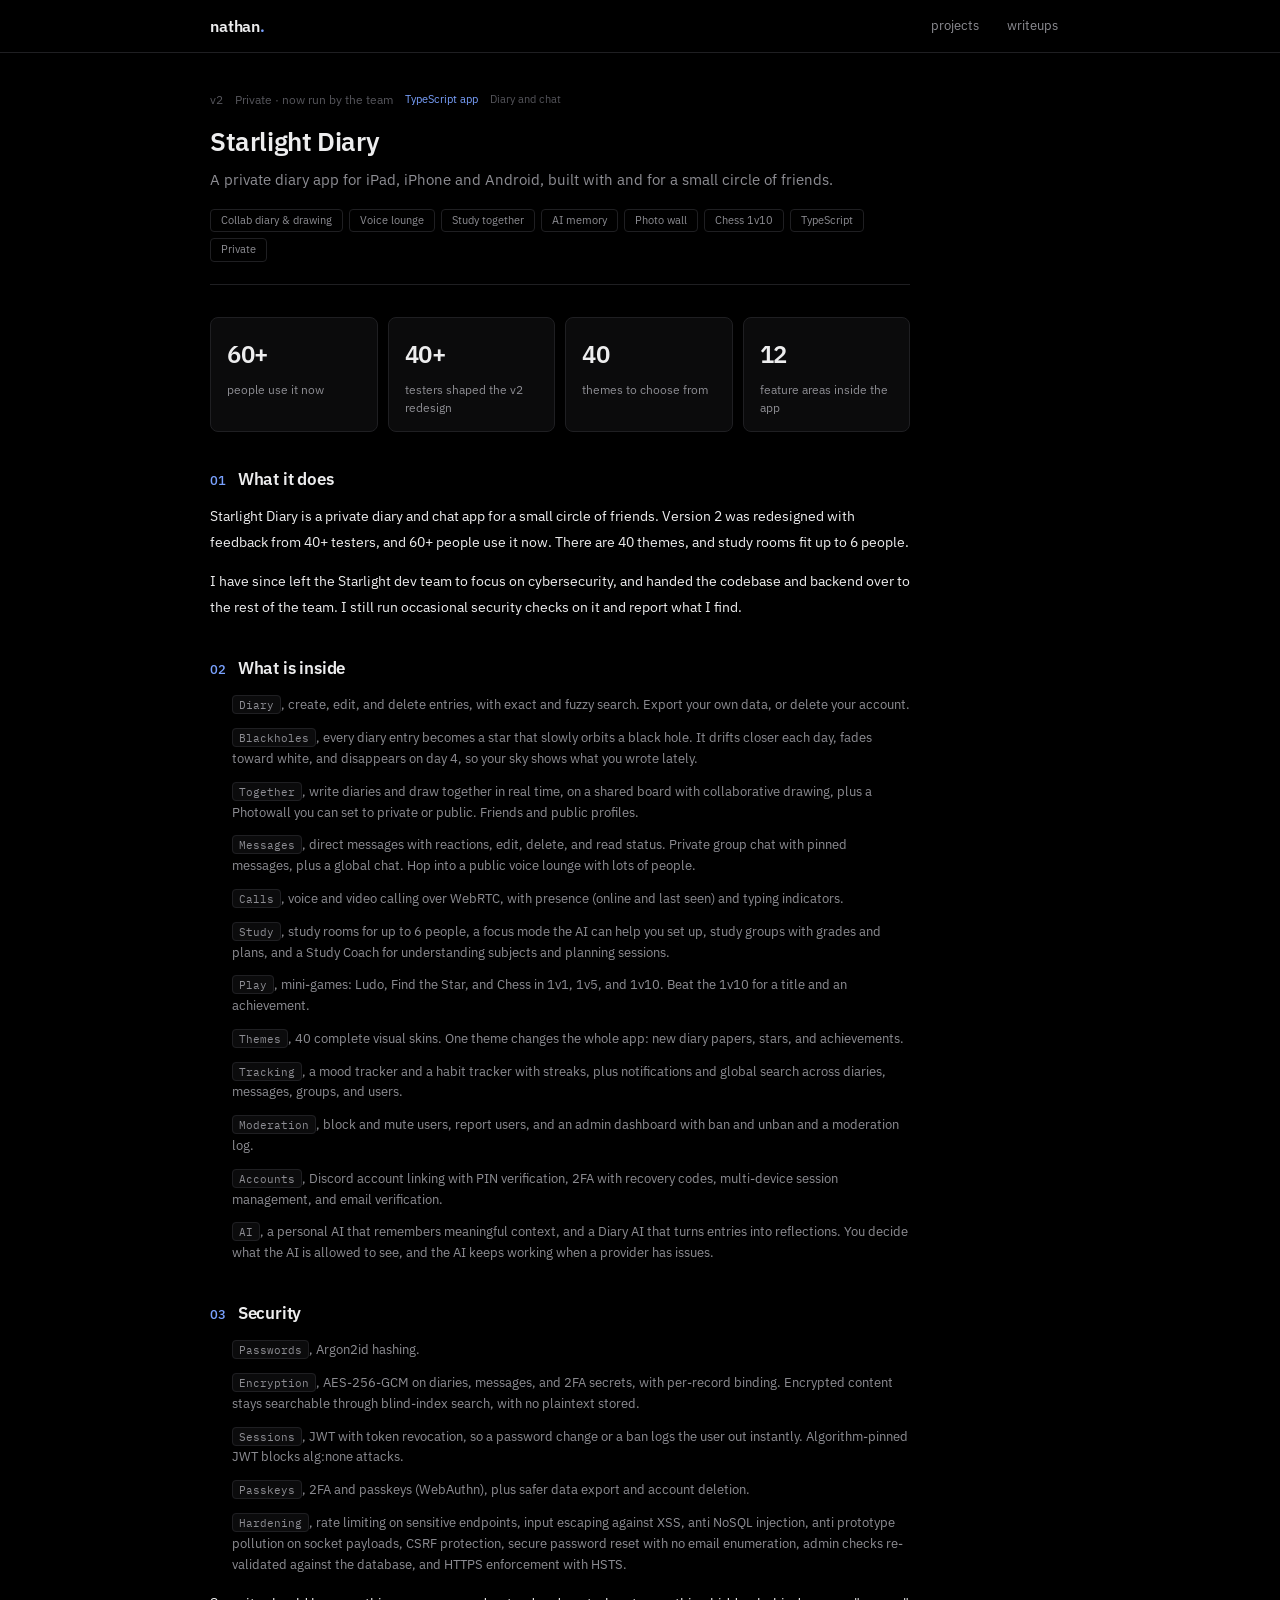
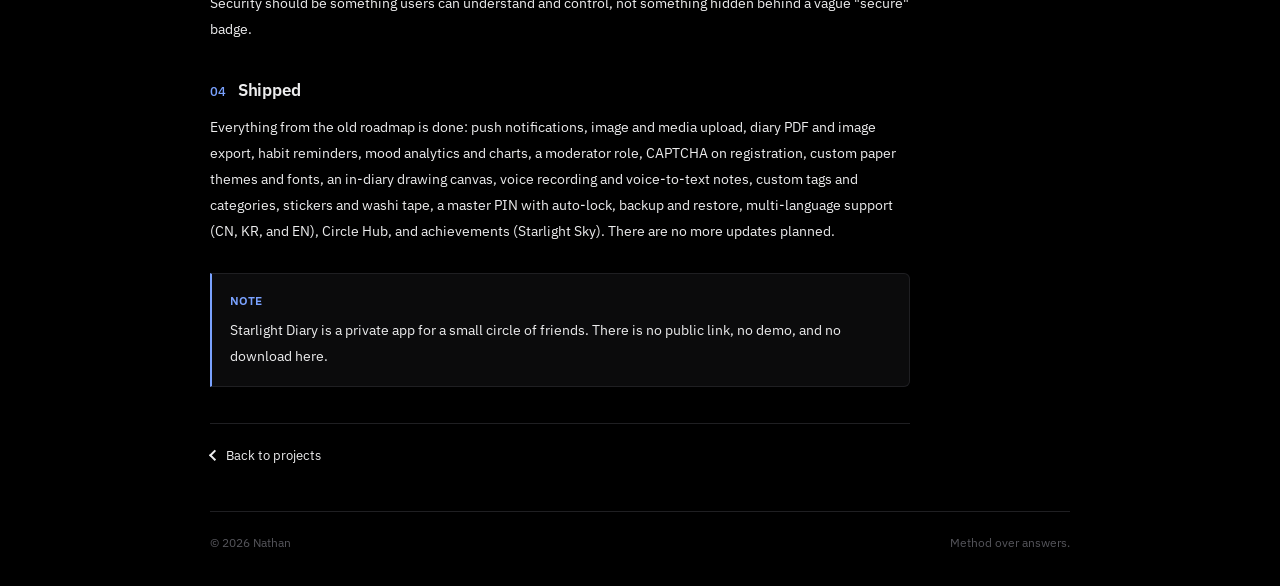
<file: projects/starlight-diary.html>
<!DOCTYPE html>
<html lang="en">
<head>
  <meta charset="UTF-8">
  <meta name="viewport" content="width=device-width, initial-scale=1">
  <title>Starlight Diary, Nathan</title>
  <meta name="description" content="A private diary app for iPad, iPhone and Android, built with and for a small circle of friends.">
  <meta name="theme-color" content="#000000">
  <link rel="icon" href="/assets/img/favicon.svg" type="image/svg+xml">
  <link rel="apple-touch-icon" href="/assets/img/apple-touch-icon.png">
  <meta property="og:type" content="website">
  <meta property="og:title" content="Starlight Diary, Nathan">
  <meta property="og:description" content="A private diary app for iPad, iPhone and Android, built with and for a small circle of friends.">
  <meta property="og:image" content="/assets/img/og.png">
  <meta name="twitter:card" content="summary_large_image">
  <link rel="preconnect" href="https://fonts.googleapis.com">
  <link rel="preconnect" href="https://fonts.gstatic.com" crossorigin>
  <link rel="stylesheet" href="https://fonts.googleapis.com/css2?family=IBM+Plex+Mono:wght@400;500&amp;family=IBM+Plex+Sans:ital,wght@0,400;0,500;0,600;1,400&amp;display=swap">
  <link rel="stylesheet" href="/assets/css/style.css?v=25">
  <script src="/assets/js/main.js?v=11" defer></script>
</head>
<body>
  <header class="site-header">
    <nav class="nav container" aria-label="Main navigation">
      <a class="nav-brand" href="/">nathan<span>.</span></a>
      <div class="nav-links">
        <a class="nav-link" href="/#projects">projects</a>
        <a class="nav-link" href="/writeups/">writeups</a>
      </div>
    </nav>
  </header>
  <main class="container">
    <article class="article">
      <header class="article-header">
        <div class="article-meta">
          <span>v2</span>
          <span>Private · now run by the team</span>
          <span class="lvl lvl-hard">TypeScript app</span>
          <span class="cat">Diary and chat</span>
        </div>
        <h1 class="article-title">Starlight Diary</h1>
        <p class="article-description">A private diary app for iPad, iPhone and Android, built with and for a small circle of friends.</p>
        <div class="article-tags">
          <span class="tag-chip">Collab diary &amp; drawing</span>
          <span class="tag-chip">Voice lounge</span>
          <span class="tag-chip">Study together</span>
          <span class="tag-chip">AI memory</span>
          <span class="tag-chip">Photo wall</span>
          <span class="tag-chip">Chess 1v10</span>
          <span class="tag-chip">TypeScript</span>
          <span class="tag-chip">Private</span>
        </div>
      </header>
      <div class="article-body">
        <div class="pp-stats">
          <div class="pp-stat">
            <p class="pp-stat-num">60+</p>
            <p class="pp-stat-label">people use it now</p>
          </div>
          <div class="pp-stat">
            <p class="pp-stat-num">40+</p>
            <p class="pp-stat-label">testers shaped the v2 redesign</p>
          </div>
          <div class="pp-stat">
            <p class="pp-stat-num">40</p>
            <p class="pp-stat-label">themes to choose from</p>
          </div>
          <div class="pp-stat">
            <p class="pp-stat-num">12</p>
            <p class="pp-stat-label">feature areas inside the app</p>
          </div>
        </div>

        <h2><span class="step-number">01</span> What it does</h2>
        <p>Starlight Diary is a private diary and chat app for a small circle of friends. Version 2 was redesigned with feedback from 40+ testers, and 60+ people use it now. There are 40 themes, and study rooms fit up to 6 people.</p>
        <p>I have since left the Starlight dev team to focus on cybersecurity, and handed the codebase and backend over to the rest of the team. I still run occasional security checks on it and report what I find.</p>

        <h2><span class="step-number">02</span> What is inside</h2>
        <ul class="cmd-list">
          <li><code>Diary</code>, create, edit, and delete entries, with exact and fuzzy search. Export your own data, or delete your account.</li>
          <li><code>Blackholes</code>, every diary entry becomes a star that slowly orbits a black hole. It drifts closer each day, fades toward white, and disappears on day 4, so your sky shows what you wrote lately.</li>
          <li><code>Together</code>, write diaries and draw together in real time, on a shared board with collaborative drawing, plus a Photowall you can set to private or public. Friends and public profiles.</li>
          <li><code>Messages</code>, direct messages with reactions, edit, delete, and read status. Private group chat with pinned messages, plus a global chat. Hop into a public voice lounge with lots of people.</li>
          <li><code>Calls</code>, voice and video calling over WebRTC, with presence (online and last seen) and typing indicators.</li>
          <li><code>Study</code>, study rooms for up to 6 people, a focus mode the AI can help you set up, study groups with grades and plans, and a Study Coach for understanding subjects and planning sessions.</li>
          <li><code>Play</code>, mini-games: Ludo, Find the Star, and Chess in 1v1, 1v5, and 1v10. Beat the 1v10 for a title and an achievement.</li>
          <li><code>Themes</code>, 40 complete visual skins. One theme changes the whole app: new diary papers, stars, and achievements.</li>
          <li><code>Tracking</code>, a mood tracker and a habit tracker with streaks, plus notifications and global search across diaries, messages, groups, and users.</li>
          <li><code>Moderation</code>, block and mute users, report users, and an admin dashboard with ban and unban and a moderation log.</li>
          <li><code>Accounts</code>, Discord account linking with PIN verification, 2FA with recovery codes, multi-device session management, and email verification.</li>
          <li><code>AI</code>, a personal AI that remembers meaningful context, and a Diary AI that turns entries into reflections. You decide what the AI is allowed to see, and the AI keeps working when a provider has issues.</li>
        </ul>

        <h2><span class="step-number">03</span> Security</h2>
        <ul class="cmd-list">
          <li><code>Passwords</code>, Argon2id hashing.</li>
          <li><code>Encryption</code>, AES-256-GCM on diaries, messages, and 2FA secrets, with per-record binding. Encrypted content stays searchable through blind-index search, with no plaintext stored.</li>
          <li><code>Sessions</code>, JWT with token revocation, so a password change or a ban logs the user out instantly. Algorithm-pinned JWT blocks alg:none attacks.</li>
          <li><code>Passkeys</code>, 2FA and passkeys (WebAuthn), plus safer data export and account deletion.</li>
          <li><code>Hardening</code>, rate limiting on sensitive endpoints, input escaping against XSS, anti NoSQL injection, anti prototype pollution on socket payloads, CSRF protection, secure password reset with no email enumeration, admin checks re-validated against the database, and HTTPS enforcement with HSTS.</li>
        </ul>
        <p>Security should be something users can understand and control, not something hidden behind a vague "secure" badge.</p>

        <h2><span class="step-number">04</span> Shipped</h2>
        <p>Everything from the old roadmap is done: push notifications, image and media upload, diary PDF and image export, habit reminders, mood analytics and charts, a moderator role, CAPTCHA on registration, custom paper themes and fonts, an in-diary drawing canvas, voice recording and voice-to-text notes, custom tags and categories, stickers and washi tape, a master PIN with auto-lock, backup and restore, multi-language support (CN, KR, and EN), Circle Hub, and achievements (Starlight Sky). There are no more updates planned.</p>

        <div class="takeaway">
          <p class="takeaway-label">NOTE</p>
          <p>Starlight Diary is a private app for a small circle of friends. There is no public link, no demo, and no download here.</p>
        </div>
      </div>
      <footer class="article-footer"><a class="article-back back" href="/#projects">Back to projects</a></footer>
    </article>
  </main>
  <footer class="site-footer container">
    <p class="footer-copy">© 2026 Nathan</p>
    <p class="footer-note">Method over answers.</p>
  </footer>
</body>
</html>
</file>
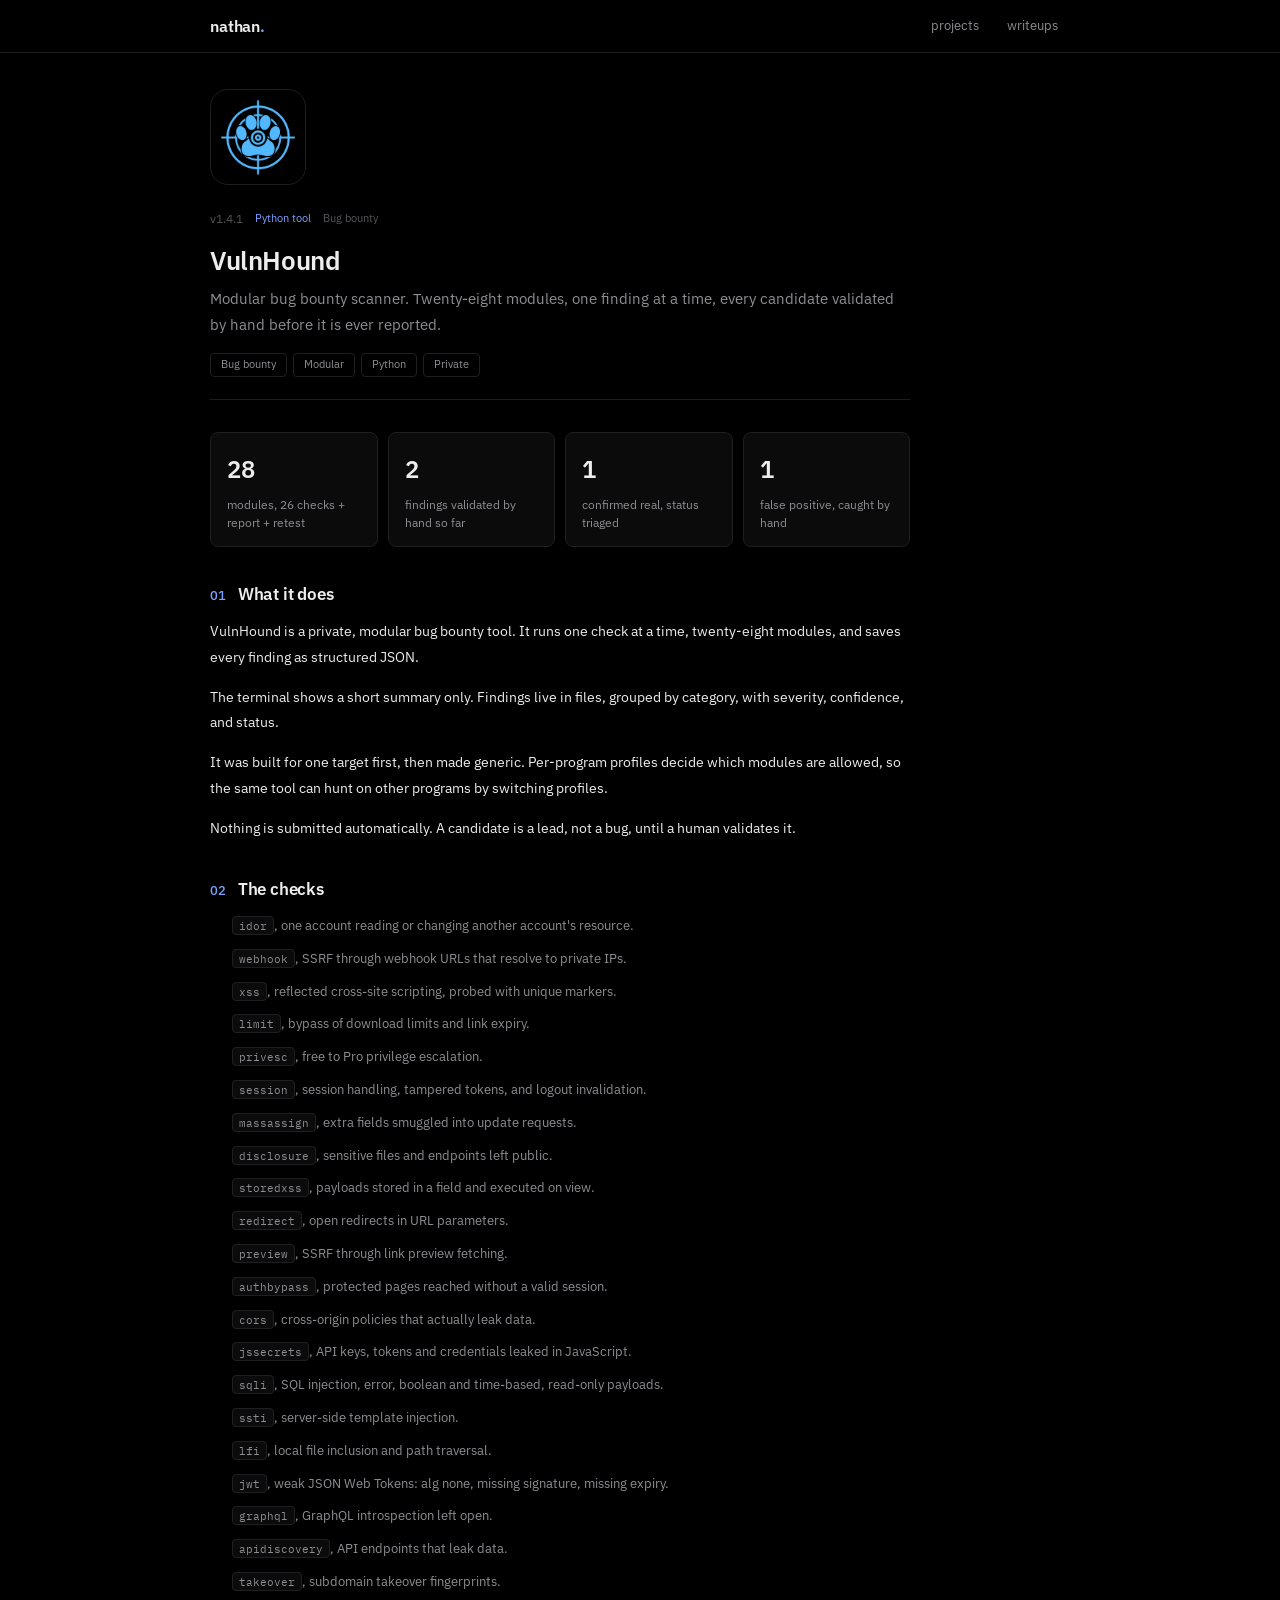
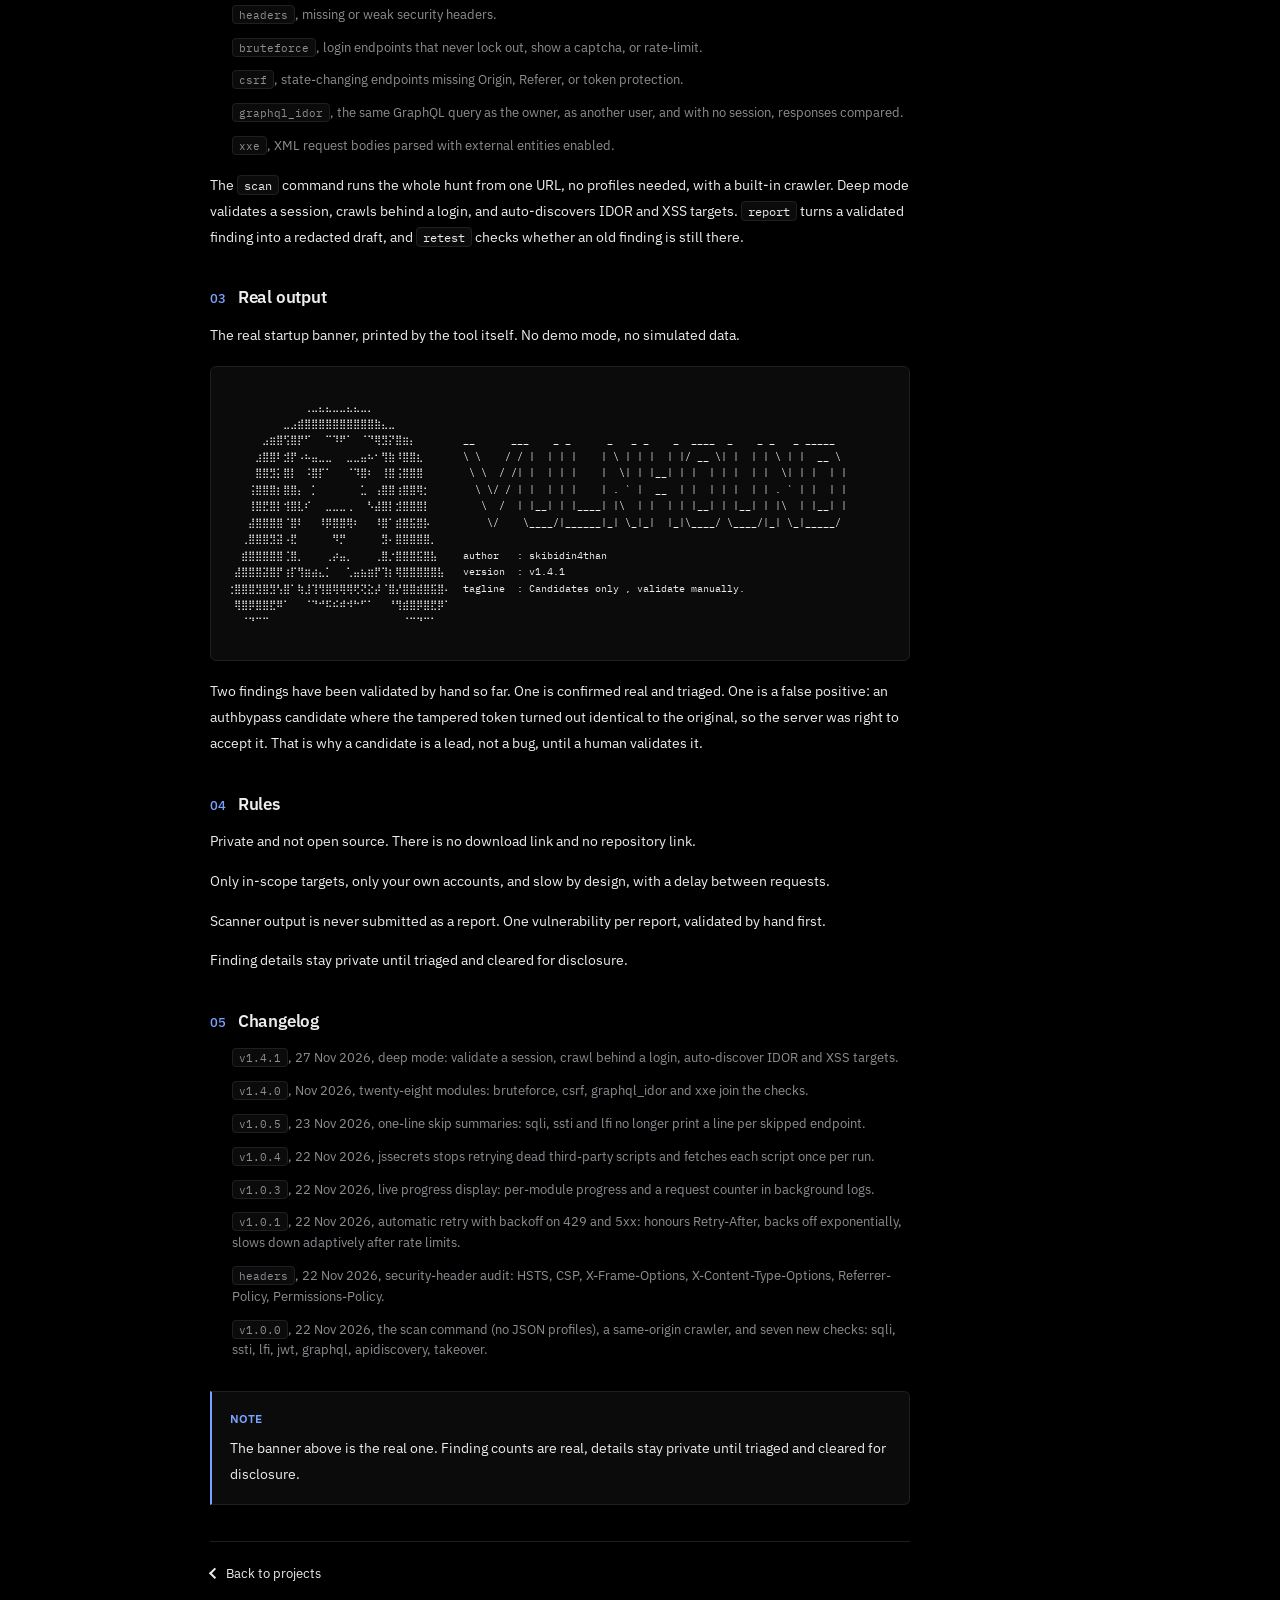
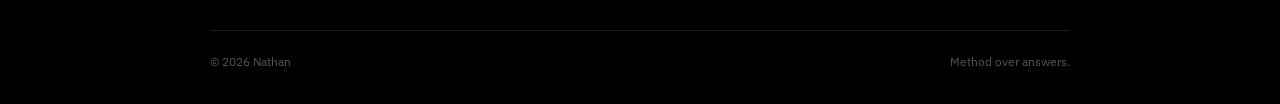
<file: projects/vulnhound.html>
<!DOCTYPE html>
<html lang="en">
<head>
  <meta charset="UTF-8">
  <meta name="viewport" content="width=device-width, initial-scale=1">
  <title>VulnHound, Nathan</title>
  <meta name="description" content="Modular bug bounty scanner. Twenty-eight modules, one finding at a time, every candidate validated by hand before it is ever reported.">
  <meta name="theme-color" content="#000000">
  <link rel="icon" href="/assets/img/favicon.svg" type="image/svg+xml">
  <link rel="apple-touch-icon" href="/assets/img/apple-touch-icon.png">
  <meta property="og:type" content="website">
  <meta property="og:title" content="VulnHound, Nathan">
  <meta property="og:description" content="Modular bug bounty scanner. Twenty-eight modules, one finding at a time, every candidate validated by hand before it is ever reported.">
  <meta property="og:image" content="/assets/img/og.png">
  <meta name="twitter:card" content="summary_large_image">
  <link rel="preconnect" href="https://fonts.googleapis.com">
  <link rel="preconnect" href="https://fonts.gstatic.com" crossorigin>
  <link rel="stylesheet" href="https://fonts.googleapis.com/css2?family=IBM+Plex+Mono:wght@400;500&amp;family=IBM+Plex+Sans:ital,wght@0,400;0,500;0,600;1,400&amp;display=swap">
  <link rel="stylesheet" href="/assets/css/style.css?v=25">
  <script src="/assets/js/main.js?v=11" defer></script>
</head>
<body>
  <header class="site-header">
    <nav class="nav container" aria-label="Main navigation">
      <a class="nav-brand" href="/">nathan<span>.</span></a>
      <div class="nav-links">
        <a class="nav-link" href="/#projects">projects</a>
        <a class="nav-link" href="/writeups/">writeups</a>
      </div>
    </nav>
  </header>
  <main class="container">
    <article class="article">
      <header class="article-header">
        <img class="project-logo" src="/assets/img/vulnhound-logo.png" alt="VulnHound logo" width="96" height="96">
        <div class="article-meta">
          <span>v1.4.1</span>
          <span class="lvl lvl-hard">Python tool</span>
          <span class="cat">Bug bounty</span>
        </div>
        <h1 class="article-title">VulnHound</h1>
        <p class="article-description">Modular bug bounty scanner. Twenty-eight modules, one finding at a time, every candidate validated by hand before it is ever reported.</p>
        <div class="article-tags">
          <span class="tag-chip">Bug bounty</span>
          <span class="tag-chip">Modular</span>
          <span class="tag-chip">Python</span>
          <span class="tag-chip">Private</span>
        </div>
      </header>
      <div class="article-body">
        <div class="pp-stats">
          <div class="pp-stat">
            <p class="pp-stat-num">28</p>
            <p class="pp-stat-label">modules, 26 checks + report + retest</p>
          </div>
          <div class="pp-stat">
            <p class="pp-stat-num">2</p>
            <p class="pp-stat-label">findings validated by hand so far</p>
          </div>
          <div class="pp-stat">
            <p class="pp-stat-num">1</p>
            <p class="pp-stat-label">confirmed real, status triaged</p>
          </div>
          <div class="pp-stat">
            <p class="pp-stat-num">1</p>
            <p class="pp-stat-label">false positive, caught by hand</p>
          </div>
        </div>

        <h2><span class="step-number">01</span> What it does</h2>
        <p>VulnHound is a private, modular bug bounty tool. It runs one check at a time, twenty-eight modules, and saves every finding as structured JSON.</p>
        <p>The terminal shows a short summary only. Findings live in files, grouped by category, with severity, confidence, and status.</p>
        <p>It was built for one target first, then made generic. Per-program profiles decide which modules are allowed, so the same tool can hunt on other programs by switching profiles.</p>
        <p>Nothing is submitted automatically. A candidate is a lead, not a bug, until a human validates it.</p>

        <h2><span class="step-number">02</span> The checks</h2>
        <ul class="cmd-list">
          <li><code>idor</code>, one account reading or changing another account's resource.</li>
          <li><code>webhook</code>, SSRF through webhook URLs that resolve to private IPs.</li>
          <li><code>xss</code>, reflected cross-site scripting, probed with unique markers.</li>
          <li><code>limit</code>, bypass of download limits and link expiry.</li>
          <li><code>privesc</code>, free to Pro privilege escalation.</li>
          <li><code>session</code>, session handling, tampered tokens, and logout invalidation.</li>
          <li><code>massassign</code>, extra fields smuggled into update requests.</li>
          <li><code>disclosure</code>, sensitive files and endpoints left public.</li>
          <li><code>storedxss</code>, payloads stored in a field and executed on view.</li>
          <li><code>redirect</code>, open redirects in URL parameters.</li>
          <li><code>preview</code>, SSRF through link preview fetching.</li>
          <li><code>authbypass</code>, protected pages reached without a valid session.</li>
          <li><code>cors</code>, cross-origin policies that actually leak data.</li>
          <li><code>jssecrets</code>, API keys, tokens and credentials leaked in JavaScript.</li>
          <li><code>sqli</code>, SQL injection, error, boolean and time-based, read-only payloads.</li>
          <li><code>ssti</code>, server-side template injection.</li>
          <li><code>lfi</code>, local file inclusion and path traversal.</li>
          <li><code>jwt</code>, weak JSON Web Tokens: alg none, missing signature, missing expiry.</li>
          <li><code>graphql</code>, GraphQL introspection left open.</li>
          <li><code>apidiscovery</code>, API endpoints that leak data.</li>
          <li><code>takeover</code>, subdomain takeover fingerprints.</li>
          <li><code>headers</code>, missing or weak security headers.</li>
          <li><code>bruteforce</code>, login endpoints that never lock out, show a captcha, or rate-limit.</li>
          <li><code>csrf</code>, state-changing endpoints missing Origin, Referer, or token protection.</li>
          <li><code>graphql_idor</code>, the same GraphQL query as the owner, as another user, and with no session, responses compared.</li>
          <li><code>xxe</code>, XML request bodies parsed with external entities enabled.</li>
        </ul>
        <p>The <code>scan</code> command runs the whole hunt from one URL, no profiles needed, with a built-in crawler. Deep mode validates a session, crawls behind a login, and auto-discovers IDOR and XSS targets. <code>report</code> turns a validated finding into a redacted draft, and <code>retest</code> checks whether an old finding is still there.</p>

        <h2><span class="step-number">03</span> Real output</h2>
        <p>The real startup banner, printed by the tool itself. No demo mode, no simulated data.</p>
        <pre class="vh-banner"><code>⠀⠀⠀⠀⠀⠀⠀⠀⠀⠀⠀⠀⠀⠀⠀⠀⠀⠀⠀⠀⠀⠀⠀⠀⠀⠀⠀⠀⠀⠀⠀⠀
⠀⠀⠀⠀⠀⠀⠀⠀⠀⠀⠀⢀⣀⣄⣄⣀⣀⣄⣄⣀⡀⠀⠀⠀⠀⠀⠀⠀⠀⠀⠀⠀
⠀⠀⠀⠀⠀⠀⠀⠀⣀⣠⣾⣿⣿⣿⣿⣿⣿⣿⣿⣿⣿⣷⣄⣀⠀⠀⠀⠀⠀⠀⠀⠀
⠀⠀⠀⠀⠀⣠⣶⣿⢫⣿⡟⠋⠀⠀⠉⠹⠟⠁⠀⠈⠙⢿⣻⡝⣿⣶⡄⠀⠀⠀⠀⠀  __      ___    _ _      _   _ _    _  ____  _    _ _   _ _____
⠀⠀⠀⠀⣰⣿⣿⠇⣺⡟⠠⠦⣤⣀⣀⠀⠀⣀⣀⣤⠦⠂⢻⣷⠸⣿⣿⣆⠀⠀⠀⠀  \ \    / / |  | | |    | \ | | |  | |/ __ \| |  | | \ | |  __ \
⠀⠀⠀⠀⣿⣿⣻⡅⣿⡇⠀⠨⣿⡏⠁⠀⠀⠈⠹⣿⠆⠀⢸⣿⢨⣿⣿⣿⠀⠀⠀⠀   \ \  / /| |  | | |    |  \| | |__| | |  | | |  | |  \| | |  | |
⠀⠀⠀⢨⣿⣿⣿⡆⣿⣿⡄⠀⡁⠀⠀⠀⠀⠀⠀⣁⠀⢠⣿⣿⢰⣿⣿⢿⡂⠀⠀⠀    \ \/ / | |  | | |    | . ` |  __  | |  | | |  | | . ` | |  | |
⠀⠀⠀⢸⣿⣟⣿⡇⢺⣿⣇⠎⠀⠀⣀⣀⣀⢀⠀⠀⠣⣼⣿⡇⣺⣿⣿⣿⡇⠀⠀⠀     \  /  | |__| | |____| |\  | |  | | |__| | |__| | |\  | |__| |
⠀⠀⠀⣼⣿⣿⣿⣿⠈⣿⠇⠀⠀⠸⡿⣿⣿⢿⠆⠀⠀⠸⣿⠁⣾⣿⣯⣿⡧⠀⠀⠀      \/    \____/|______|_| \_|_|  |_|\____/ \____/|_| \_|_____/
⠀⠀⢀⣿⣿⣿⣻⣽⠠⣟⠀⠀⠀⠀⠀⠻⡛⠀⠀⠀⠀⠀⣻⠄⣿⣿⣿⣿⣿⡀⠀⠀
⠀⠀⣾⣿⣿⣿⣿⣿⢈⣿⡀⠀⠀⠀⢀⡴⣤⡀⠀⠀⠀⢀⣿⡐⣿⣿⣿⣯⣿⣧⠀⠀  author   : skibidin4than
⠀⣼⣿⣿⣿⣽⣿⡟⢰⡏⢻⣶⣴⣄⡁⠀⠀⢁⣤⣦⣶⡟⢹⡆⢿⣿⣿⣿⣿⣿⣧⠀  version  : v1.4.1
⢐⣿⣿⣿⣻⣿⣻⢣⣿⠁⢷⣸⢹⢻⣿⢿⢿⢿⢟⢝⣕⡼⠈⣿⡜⣿⣿⣾⣿⣯⣿⠄  tagline  : Candidates only , validate manually.
⠀⢿⣿⡿⣿⣿⣟⠿⠁⠀⠀⠈⠙⠚⠯⠮⠾⠺⠓⠋⠁⠀⠀⠘⢻⣾⣿⡿⣿⣟⡿⠁
⠀⠀⠈⠙⠉⠉⠀⠀⠀⠀⠀⠀⠀⠀⠀⠀⠀⠀⠀⠀⠀⠀⠀⠀⠀⠈⠉⠙⠉⠁⠀⠀
⠀⠀⠀⠀⠀⠀⠀⠀⠀⠀⠀⠀⠀⠀⠀⠀⠀⠀⠀⠀⠀⠀⠀⠀⠀⠀⠀⠀⠀⠀⠀⠀</code></pre>
        <p>Two findings have been validated by hand so far. One is confirmed real and triaged. One is a false positive: an authbypass candidate where the tampered token turned out identical to the original, so the server was right to accept it. That is why a candidate is a lead, not a bug, until a human validates it.</p>

        <h2><span class="step-number">04</span> Rules</h2>
        <p>Private and not open source. There is no download link and no repository link.</p>
        <p>Only in-scope targets, only your own accounts, and slow by design, with a delay between requests.</p>
        <p>Scanner output is never submitted as a report. One vulnerability per report, validated by hand first.</p>
        <p>Finding details stay private until triaged and cleared for disclosure.</p>

        <h2><span class="step-number">05</span> Changelog</h2>
        <ul class="cmd-list">
          <li><code>v1.4.1</code>, 27 Nov 2026, deep mode: validate a session, crawl behind a login, auto-discover IDOR and XSS targets.</li>
          <li><code>v1.4.0</code>, Nov 2026, twenty-eight modules: bruteforce, csrf, graphql_idor and xxe join the checks.</li>
          <li><code>v1.0.5</code>, 23 Nov 2026, one-line skip summaries: sqli, ssti and lfi no longer print a line per skipped endpoint.</li>
          <li><code>v1.0.4</code>, 22 Nov 2026, jssecrets stops retrying dead third-party scripts and fetches each script once per run.</li>
          <li><code>v1.0.3</code>, 22 Nov 2026, live progress display: per-module progress and a request counter in background logs.</li>
          <li><code>v1.0.1</code>, 22 Nov 2026, automatic retry with backoff on 429 and 5xx: honours Retry-After, backs off exponentially, slows down adaptively after rate limits.</li>
          <li><code>headers</code>, 22 Nov 2026, security-header audit: HSTS, CSP, X-Frame-Options, X-Content-Type-Options, Referrer-Policy, Permissions-Policy.</li>
          <li><code>v1.0.0</code>, 22 Nov 2026, the scan command (no JSON profiles), a same-origin crawler, and seven new checks: sqli, ssti, lfi, jwt, graphql, apidiscovery, takeover.</li>
        </ul>

        <div class="takeaway">
          <p class="takeaway-label">NOTE</p>
          <p>The banner above is the real one. Finding counts are real, details stay private until triaged and cleared for disclosure.</p>
        </div>
      </div>
      <footer class="article-footer"><a class="article-back back" href="/#projects">Back to projects</a></footer>
    </article>
  </main>
  <footer class="site-footer container">
    <p class="footer-copy">© 2026 Nathan</p>
    <p class="footer-note">Method over answers.</p>
  </footer>
</body>
</html>
</file>
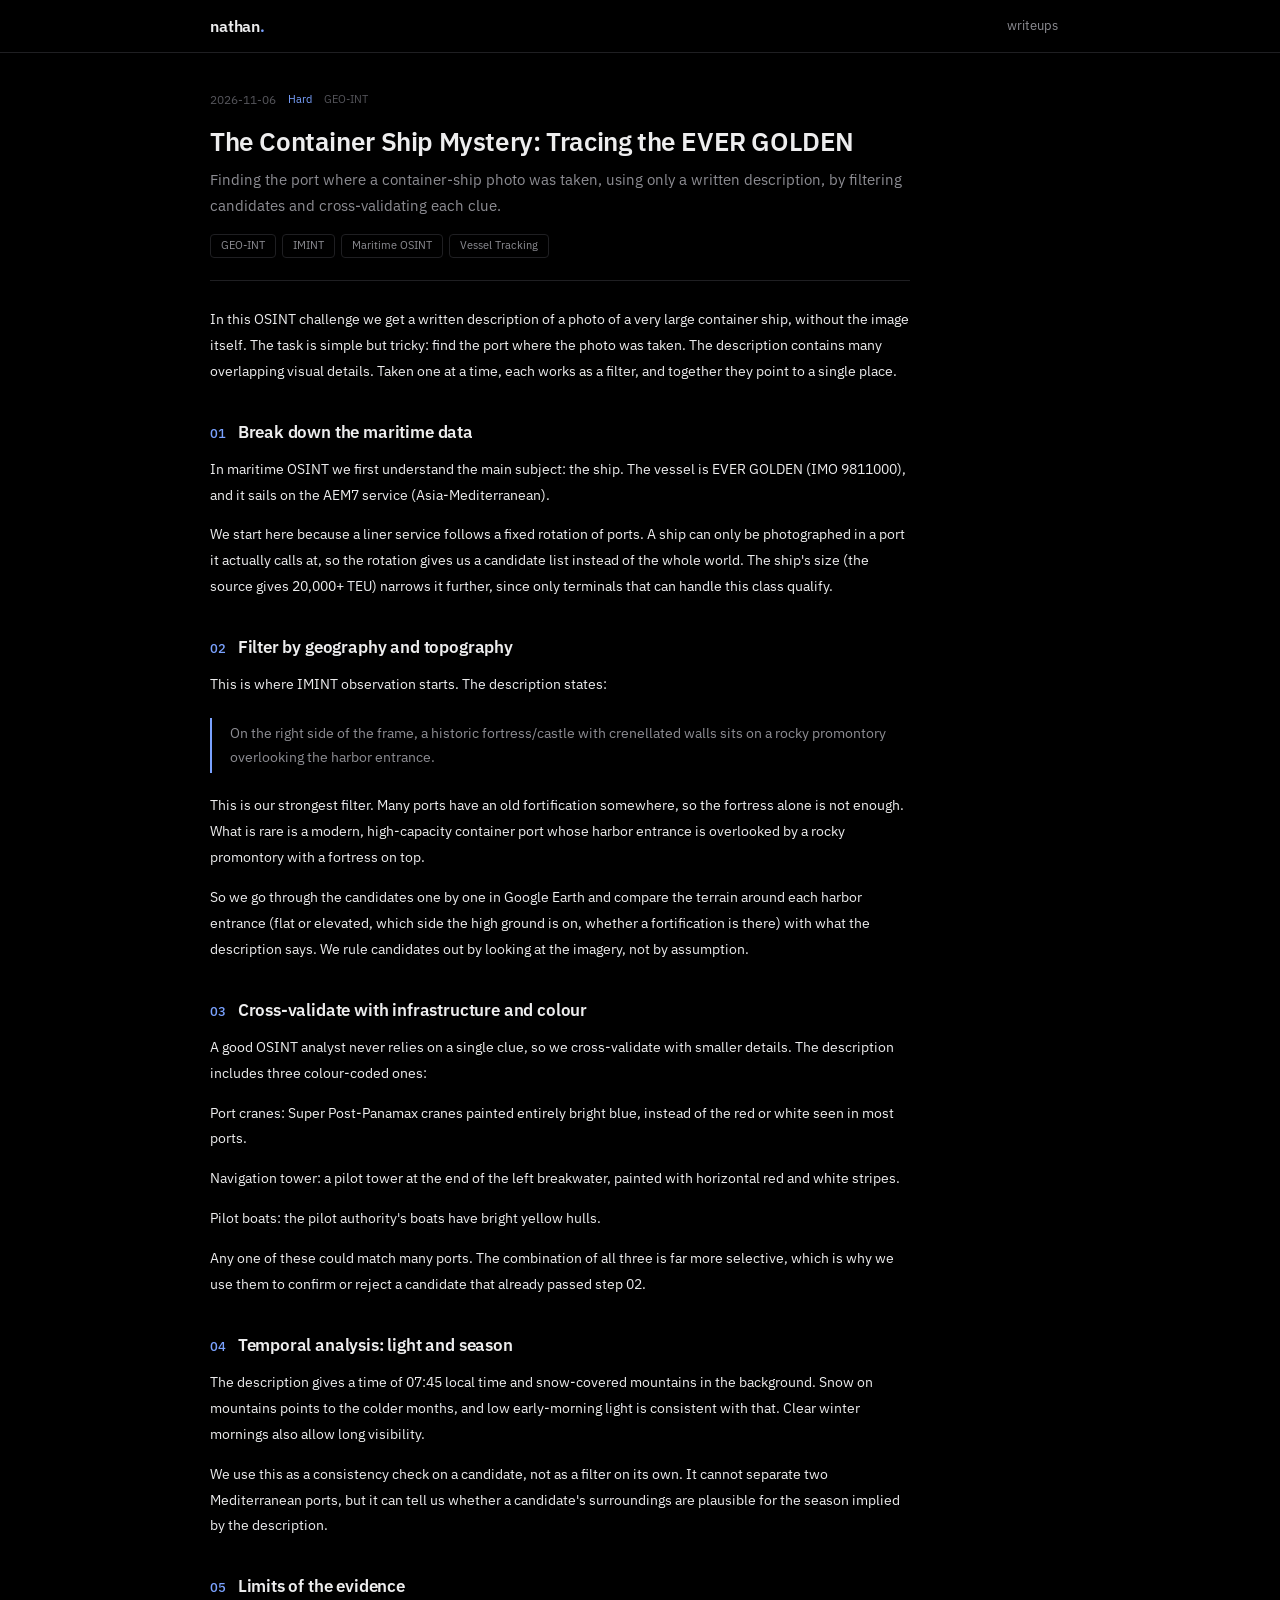
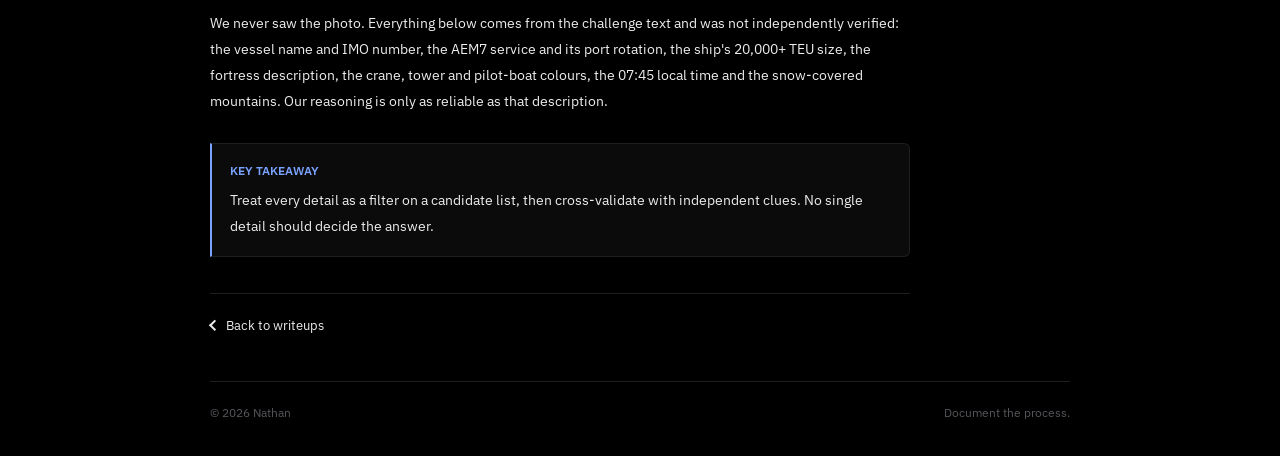
<file: writeups/container-ship-mystery.html>
<!DOCTYPE html>
<html lang="en">
<head>
  <meta charset="UTF-8">
  <meta name="viewport" content="width=device-width, initial-scale=1">
  <title>The Container Ship Mystery: Tracing the EVER GOLDEN, Nathan</title>
  <meta name="description" content="Finding the port where a container-ship photo was taken, using only a written description, by filtering candidates and cross-validating each clue.">
  <meta name="theme-color" content="#000000">
  <link rel="icon" href="/assets/img/favicon.svg" type="image/svg+xml">
  <link rel="apple-touch-icon" href="/assets/img/apple-touch-icon.png">
  <meta property="og:type" content="article">
  <meta property="og:title" content="The Container Ship Mystery: Tracing the EVER GOLDEN, Nathan">
  <meta property="og:description" content="Finding the port where a container-ship photo was taken, using only a written description, by filtering candidates and cross-validating each clue.">
  <meta property="og:image" content="/assets/img/og.png">
  <meta name="twitter:card" content="summary_large_image">
  <link rel="preconnect" href="https://fonts.googleapis.com">
  <link rel="preconnect" href="https://fonts.gstatic.com" crossorigin>
  <link rel="stylesheet" href="https://fonts.googleapis.com/css2?family=IBM+Plex+Mono:wght@400;500&amp;family=IBM+Plex+Sans:ital,wght@0,400;0,500;0,600;1,400&amp;display=swap">
  <link rel="stylesheet" href="/assets/css/style.css?v=19">
  <script src="/assets/js/main.js?v=10" defer></script>
  <script type="application/ld+json">
  {
    "@context": "https://schema.org",
    "@type": "Person",
    "name": "Nathan",
    "alternateName": "skibidin4than",
    "url": "/",
    "sameAs": [
      "https://github.com/skibidin4than",
      "https://www.credly.com/users/skibidin4than/badges"
    ]
  }
  </script>
  <script type="application/ld+json">
  {
    "@context": "https://schema.org",
    "@type": "Article",
    "headline": "The Container Ship Mystery: Tracing the EVER GOLDEN",
    "description": "Finding the port where a container-ship photo was taken, using only a written description, by filtering candidates and cross-validating each clue.",
    "datePublished": "2026-11-06",
    "author": {
      "@type": "Person",
      "name": "Nathan",
      "alternateName": "skibidin4than"
    }
  }
  </script>
</head>
<body>
  <header class="site-header">
    <nav class="nav container" aria-label="Main navigation">
      <a class="nav-brand" href="/">nathan<span>.</span></a>
      <div class="nav-links">
        <a class="nav-link active" href="/writeups/">writeups</a>
      </div>
    </nav>
  </header>
  <main class="container">
    <article class="article">
      <header class="article-header">
        <div class="article-meta">
          <time datetime="2026-11-06">2026-11-06</time>
          <span class="lvl lvl-hard">Hard</span>
          <span class="cat">GEO-INT</span>
        </div>
        <h1 class="article-title">The Container Ship Mystery: Tracing the EVER GOLDEN</h1>
        <p class="article-description">Finding the port where a container-ship photo was taken, using only a written description, by filtering candidates and cross-validating each clue.</p>
        <div class="article-tags">
          <span class="tag-chip">GEO-INT</span>
          <span class="tag-chip">IMINT</span>
          <span class="tag-chip">Maritime OSINT</span>
          <span class="tag-chip">Vessel Tracking</span>
        </div>
      </header>
      <div class="article-body">
        <p>In this OSINT challenge we get a written description of a photo of a very large container ship, without the image itself. The task is simple but tricky: find the port where the photo was taken. The description contains many overlapping visual details. Taken one at a time, each works as a filter, and together they point to a single place.</p>

        <h2><span class="step-number">01</span> Break down the maritime data</h2>
        <p>In maritime OSINT we first understand the main subject: the ship. The vessel is EVER GOLDEN (IMO 9811000), and it sails on the AEM7 service (Asia-Mediterranean).</p>
        <p>We start here because a liner service follows a fixed rotation of ports. A ship can only be photographed in a port it actually calls at, so the rotation gives us a candidate list instead of the whole world. The ship's size (the source gives 20,000+ TEU) narrows it further, since only terminals that can handle this class qualify.</p>

        <h2><span class="step-number">02</span> Filter by geography and topography</h2>
        <p>This is where IMINT observation starts. The description states:</p>
        <blockquote>On the right side of the frame, a historic fortress/castle with crenellated walls sits on a rocky promontory overlooking the harbor entrance.</blockquote>
        <p>This is our strongest filter. Many ports have an old fortification somewhere, so the fortress alone is not enough. What is rare is a modern, high-capacity container port whose harbor entrance is overlooked by a rocky promontory with a fortress on top.</p>
        <p>So we go through the candidates one by one in Google Earth and compare the terrain around each harbor entrance (flat or elevated, which side the high ground is on, whether a fortification is there) with what the description says. We rule candidates out by looking at the imagery, not by assumption.</p>

        <h2><span class="step-number">03</span> Cross-validate with infrastructure and colour</h2>
        <p>A good OSINT analyst never relies on a single clue, so we cross-validate with smaller details. The description includes three colour-coded ones:</p>
        <p>Port cranes: Super Post-Panamax cranes painted entirely bright blue, instead of the red or white seen in most ports.</p>
        <p>Navigation tower: a pilot tower at the end of the left breakwater, painted with horizontal red and white stripes.</p>
        <p>Pilot boats: the pilot authority's boats have bright yellow hulls.</p>
        <p>Any one of these could match many ports. The combination of all three is far more selective, which is why we use them to confirm or reject a candidate that already passed step 02.</p>

        <h2><span class="step-number">04</span> Temporal analysis: light and season</h2>
        <p>The description gives a time of 07:45 local time and snow-covered mountains in the background. Snow on mountains points to the colder months, and low early-morning light is consistent with that. Clear winter mornings also allow long visibility.</p>
        <p>We use this as a consistency check on a candidate, not as a filter on its own. It cannot separate two Mediterranean ports, but it can tell us whether a candidate's surroundings are plausible for the season implied by the description.</p>

        <h2><span class="step-number">05</span> Limits of the evidence</h2>
        <p>We never saw the photo. Everything below comes from the challenge text and was not independently verified: the vessel name and IMO number, the AEM7 service and its port rotation, the ship's 20,000+ TEU size, the fortress description, the crane, tower and pilot-boat colours, the 07:45 local time and the snow-covered mountains. Our reasoning is only as reliable as that description.</p>

        <div class="takeaway">
          <p class="takeaway-label">KEY TAKEAWAY</p>
          <p>Treat every detail as a filter on a candidate list, then cross-validate with independent clues. No single detail should decide the answer.</p>
        </div>
      </div>
      <footer class="article-footer"><a class="article-back back" href="/writeups/">Back to writeups</a></footer>
    </article>
  </main>
  <footer class="site-footer container">
    <p class="footer-copy">© 2026 Nathan</p>
    <p class="footer-note">Document the process.</p>
  </footer>
</body>
</html>
</file>
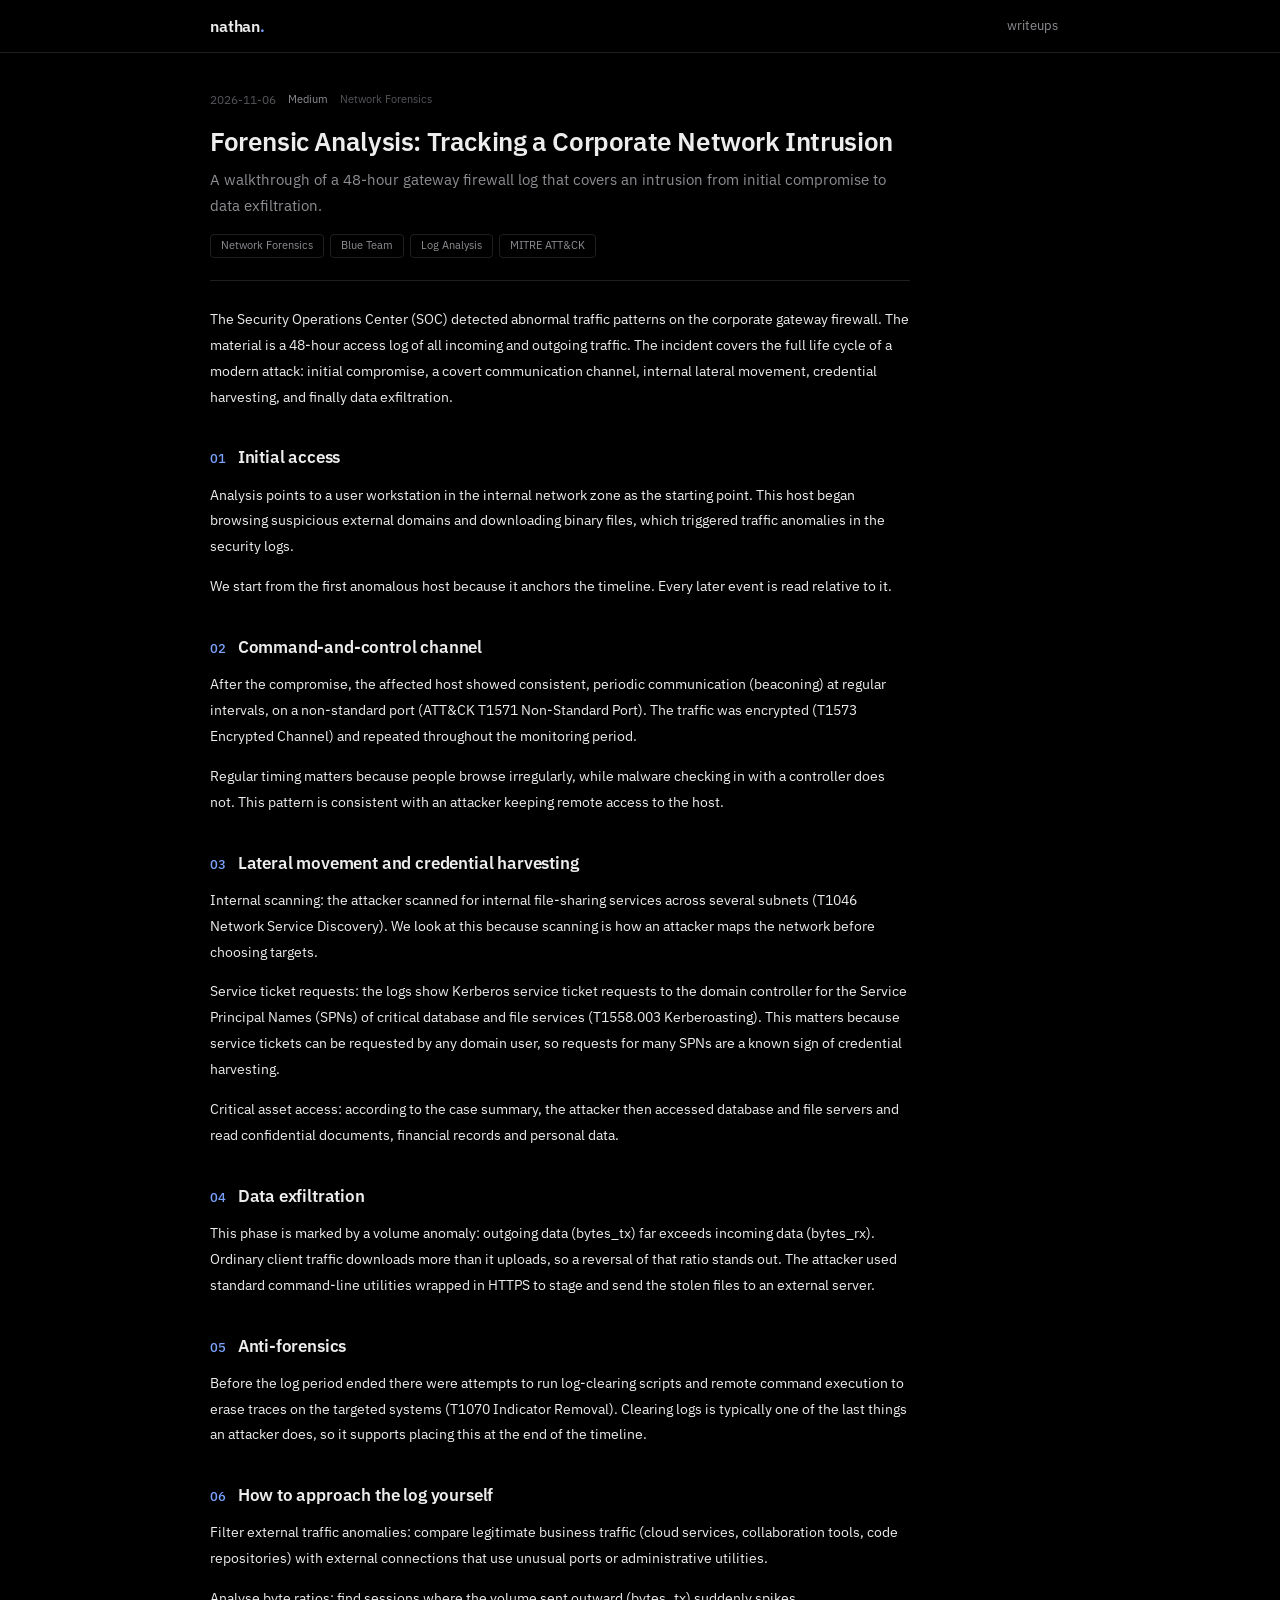
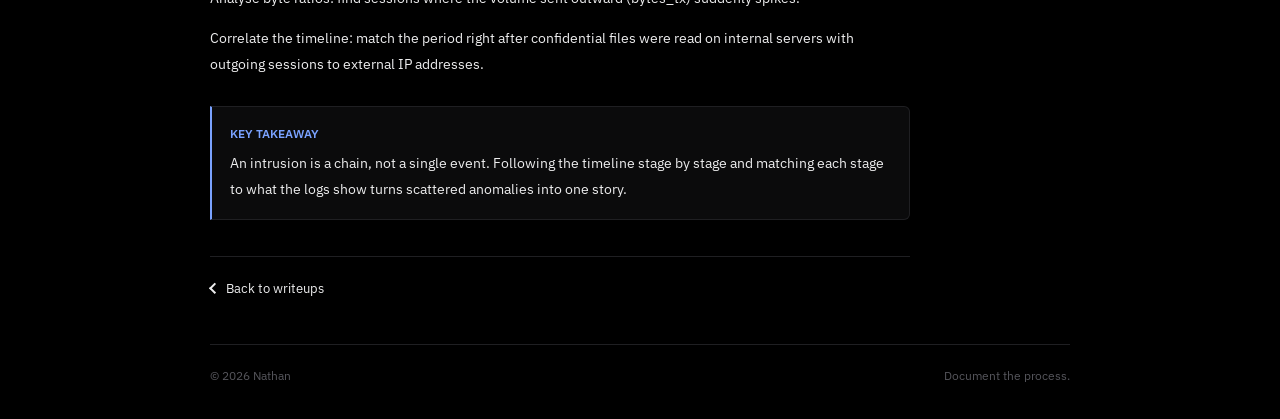
<file: writeups/corporate-network-intrusion.html>
<!DOCTYPE html>
<html lang="en">
<head>
  <meta charset="UTF-8">
  <meta name="viewport" content="width=device-width, initial-scale=1">
  <title>Forensic Analysis: Tracking a Corporate Network Intrusion, Nathan</title>
  <meta name="description" content="A walkthrough of a 48-hour gateway firewall log that covers an intrusion from initial compromise to data exfiltration.">
  <meta name="theme-color" content="#000000">
  <link rel="icon" href="/assets/img/favicon.svg" type="image/svg+xml">
  <link rel="apple-touch-icon" href="/assets/img/apple-touch-icon.png">
  <meta property="og:type" content="article">
  <meta property="og:title" content="Forensic Analysis: Tracking a Corporate Network Intrusion, Nathan">
  <meta property="og:description" content="A walkthrough of a 48-hour gateway firewall log that covers an intrusion from initial compromise to data exfiltration.">
  <meta property="og:image" content="/assets/img/og.png">
  <meta name="twitter:card" content="summary_large_image">
  <link rel="preconnect" href="https://fonts.googleapis.com">
  <link rel="preconnect" href="https://fonts.gstatic.com" crossorigin>
  <link rel="stylesheet" href="https://fonts.googleapis.com/css2?family=IBM+Plex+Mono:wght@400;500&amp;family=IBM+Plex+Sans:ital,wght@0,400;0,500;0,600;1,400&amp;display=swap">
  <link rel="stylesheet" href="/assets/css/style.css?v=19">
  <script src="/assets/js/main.js?v=10" defer></script>
  <script type="application/ld+json">
  {
    "@context": "https://schema.org",
    "@type": "Person",
    "name": "Nathan",
    "alternateName": "skibidin4than",
    "url": "/",
    "sameAs": [
      "https://github.com/skibidin4than",
      "https://www.credly.com/users/skibidin4than/badges"
    ]
  }
  </script>
  <script type="application/ld+json">
  {
    "@context": "https://schema.org",
    "@type": "Article",
    "headline": "Forensic Analysis: Tracking a Corporate Network Intrusion",
    "description": "A walkthrough of a 48-hour gateway firewall log that covers an intrusion from initial compromise to data exfiltration.",
    "datePublished": "2026-11-06",
    "author": {
      "@type": "Person",
      "name": "Nathan",
      "alternateName": "skibidin4than"
    }
  }
  </script>
</head>
<body>
  <header class="site-header">
    <nav class="nav container" aria-label="Main navigation">
      <a class="nav-brand" href="/">nathan<span>.</span></a>
      <div class="nav-links">
        <a class="nav-link active" href="/writeups/">writeups</a>
      </div>
    </nav>
  </header>
  <main class="container">
    <article class="article">
      <header class="article-header">
        <div class="article-meta">
          <time datetime="2026-11-06">2026-11-06</time>
          <span class="lvl lvl-medium">Medium</span>
          <span class="cat">Network Forensics</span>
        </div>
        <h1 class="article-title">Forensic Analysis: Tracking a Corporate Network Intrusion</h1>
        <p class="article-description">A walkthrough of a 48-hour gateway firewall log that covers an intrusion from initial compromise to data exfiltration.</p>
        <div class="article-tags">
          <span class="tag-chip">Network Forensics</span>
          <span class="tag-chip">Blue Team</span>
          <span class="tag-chip">Log Analysis</span>
          <span class="tag-chip">MITRE ATT&amp;CK</span>
        </div>
      </header>
      <div class="article-body">
        <p>The Security Operations Center (SOC) detected abnormal traffic patterns on the corporate gateway firewall. The material is a 48-hour access log of all incoming and outgoing traffic. The incident covers the full life cycle of a modern attack: initial compromise, a covert communication channel, internal lateral movement, credential harvesting, and finally data exfiltration.</p>

        <h2><span class="step-number">01</span> Initial access</h2>
        <p>Analysis points to a user workstation in the internal network zone as the starting point. This host began browsing suspicious external domains and downloading binary files, which triggered traffic anomalies in the security logs.</p>
        <p>We start from the first anomalous host because it anchors the timeline. Every later event is read relative to it.</p>

        <h2><span class="step-number">02</span> Command-and-control channel</h2>
        <p>After the compromise, the affected host showed consistent, periodic communication (beaconing) at regular intervals, on a non-standard port (ATT&amp;CK T1571 Non-Standard Port). The traffic was encrypted (T1573 Encrypted Channel) and repeated throughout the monitoring period.</p>
        <p>Regular timing matters because people browse irregularly, while malware checking in with a controller does not. This pattern is consistent with an attacker keeping remote access to the host.</p>

        <h2><span class="step-number">03</span> Lateral movement and credential harvesting</h2>
        <p>Internal scanning: the attacker scanned for internal file-sharing services across several subnets (T1046 Network Service Discovery). We look at this because scanning is how an attacker maps the network before choosing targets.</p>
        <p>Service ticket requests: the logs show Kerberos service ticket requests to the domain controller for the Service Principal Names (SPNs) of critical database and file services (T1558.003 Kerberoasting). This matters because service tickets can be requested by any domain user, so requests for many SPNs are a known sign of credential harvesting.</p>
        <p>Critical asset access: according to the case summary, the attacker then accessed database and file servers and read confidential documents, financial records and personal data.</p>

        <h2><span class="step-number">04</span> Data exfiltration</h2>
        <p>This phase is marked by a volume anomaly: outgoing data (bytes_tx) far exceeds incoming data (bytes_rx). Ordinary client traffic downloads more than it uploads, so a reversal of that ratio stands out. The attacker used standard command-line utilities wrapped in HTTPS to stage and send the stolen files to an external server.</p>

        <h2><span class="step-number">05</span> Anti-forensics</h2>
        <p>Before the log period ended there were attempts to run log-clearing scripts and remote command execution to erase traces on the targeted systems (T1070 Indicator Removal). Clearing logs is typically one of the last things an attacker does, so it supports placing this at the end of the timeline.</p>

        <h2><span class="step-number">06</span> How to approach the log yourself</h2>
        <p>Filter external traffic anomalies: compare legitimate business traffic (cloud services, collaboration tools, code repositories) with external connections that use unusual ports or administrative utilities.</p>
        <p>Analyse byte ratios: find sessions where the volume sent outward (bytes_tx) suddenly spikes.</p>
        <p>Correlate the timeline: match the period right after confidential files were read on internal servers with outgoing sessions to external IP addresses.</p>

        <div class="takeaway">
          <p class="takeaway-label">KEY TAKEAWAY</p>
          <p>An intrusion is a chain, not a single event. Following the timeline stage by stage and matching each stage to what the logs show turns scattered anomalies into one story.</p>
        </div>
      </div>
      <footer class="article-footer"><a class="article-back back" href="/writeups/">Back to writeups</a></footer>
    </article>
  </main>
  <footer class="site-footer container">
    <p class="footer-copy">© 2026 Nathan</p>
    <p class="footer-note">Document the process.</p>
  </footer>
</body>
</html>
</file>
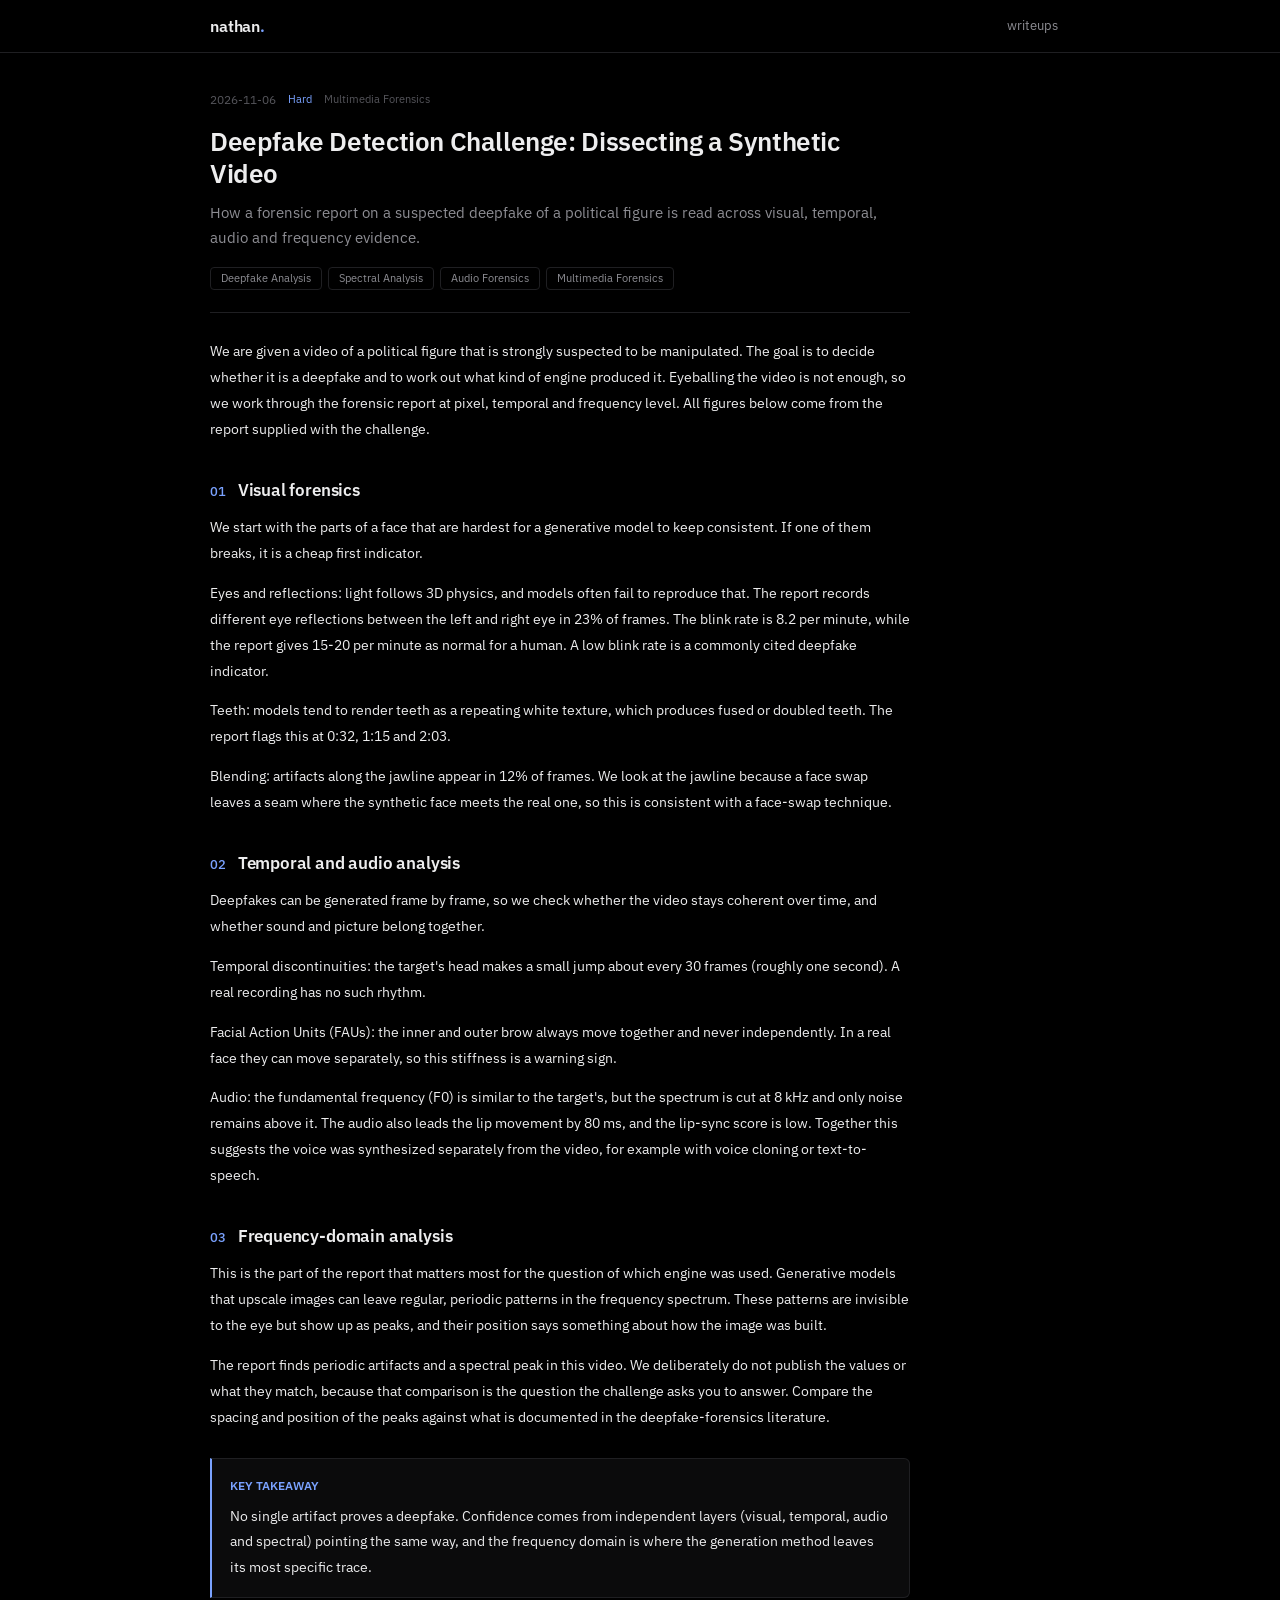
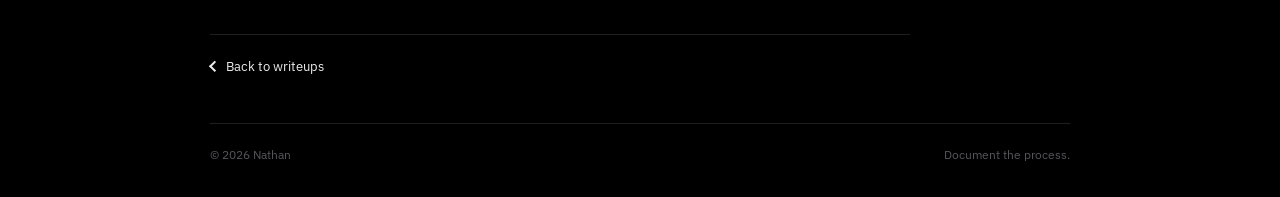
<file: writeups/deepfake-detection-challenge.html>
<!DOCTYPE html>
<html lang="en">
<head>
  <meta charset="UTF-8">
  <meta name="viewport" content="width=device-width, initial-scale=1">
  <title>Deepfake Detection Challenge: Dissecting a Synthetic Video, Nathan</title>
  <meta name="description" content="How a forensic report on a suspected deepfake of a political figure is read across visual, temporal, audio and frequency evidence.">
  <meta name="theme-color" content="#000000">
  <link rel="icon" href="/assets/img/favicon.svg" type="image/svg+xml">
  <link rel="apple-touch-icon" href="/assets/img/apple-touch-icon.png">
  <meta property="og:type" content="article">
  <meta property="og:title" content="Deepfake Detection Challenge: Dissecting a Synthetic Video, Nathan">
  <meta property="og:description" content="How a forensic report on a suspected deepfake of a political figure is read across visual, temporal, audio and frequency evidence.">
  <meta property="og:image" content="/assets/img/og.png">
  <meta name="twitter:card" content="summary_large_image">
  <link rel="preconnect" href="https://fonts.googleapis.com">
  <link rel="preconnect" href="https://fonts.gstatic.com" crossorigin>
  <link rel="stylesheet" href="https://fonts.googleapis.com/css2?family=IBM+Plex+Mono:wght@400;500&amp;family=IBM+Plex+Sans:ital,wght@0,400;0,500;0,600;1,400&amp;display=swap">
  <link rel="stylesheet" href="/assets/css/style.css?v=19">
  <script src="/assets/js/main.js?v=10" defer></script>
  <script type="application/ld+json">
  {
    "@context": "https://schema.org",
    "@type": "Person",
    "name": "Nathan",
    "alternateName": "skibidin4than",
    "url": "/",
    "sameAs": [
      "https://github.com/skibidin4than",
      "https://www.credly.com/users/skibidin4than/badges"
    ]
  }
  </script>
  <script type="application/ld+json">
  {
    "@context": "https://schema.org",
    "@type": "Article",
    "headline": "Deepfake Detection Challenge: Dissecting a Synthetic Video",
    "description": "How a forensic report on a suspected deepfake of a political figure is read across visual, temporal, audio and frequency evidence.",
    "datePublished": "2026-11-06",
    "author": {
      "@type": "Person",
      "name": "Nathan",
      "alternateName": "skibidin4than"
    }
  }
  </script>
</head>
<body>
  <header class="site-header">
    <nav class="nav container" aria-label="Main navigation">
      <a class="nav-brand" href="/">nathan<span>.</span></a>
      <div class="nav-links">
        <a class="nav-link active" href="/writeups/">writeups</a>
      </div>
    </nav>
  </header>
  <main class="container">
    <article class="article">
      <header class="article-header">
        <div class="article-meta">
          <time datetime="2026-11-06">2026-11-06</time>
          <span class="lvl lvl-hard">Hard</span>
          <span class="cat">Multimedia Forensics</span>
        </div>
        <h1 class="article-title">Deepfake Detection Challenge: Dissecting a Synthetic Video</h1>
        <p class="article-description">How a forensic report on a suspected deepfake of a political figure is read across visual, temporal, audio and frequency evidence.</p>
        <div class="article-tags">
          <span class="tag-chip">Deepfake Analysis</span>
          <span class="tag-chip">Spectral Analysis</span>
          <span class="tag-chip">Audio Forensics</span>
          <span class="tag-chip">Multimedia Forensics</span>
        </div>
      </header>
      <div class="article-body">
        <p>We are given a video of a political figure that is strongly suspected to be manipulated. The goal is to decide whether it is a deepfake and to work out what kind of engine produced it. Eyeballing the video is not enough, so we work through the forensic report at pixel, temporal and frequency level. All figures below come from the report supplied with the challenge.</p>

        <h2><span class="step-number">01</span> Visual forensics</h2>
        <p>We start with the parts of a face that are hardest for a generative model to keep consistent. If one of them breaks, it is a cheap first indicator.</p>
        <p>Eyes and reflections: light follows 3D physics, and models often fail to reproduce that. The report records different eye reflections between the left and right eye in 23% of frames. The blink rate is 8.2 per minute, while the report gives 15-20 per minute as normal for a human. A low blink rate is a commonly cited deepfake indicator.</p>
        <p>Teeth: models tend to render teeth as a repeating white texture, which produces fused or doubled teeth. The report flags this at 0:32, 1:15 and 2:03.</p>
        <p>Blending: artifacts along the jawline appear in 12% of frames. We look at the jawline because a face swap leaves a seam where the synthetic face meets the real one, so this is consistent with a face-swap technique.</p>

        <h2><span class="step-number">02</span> Temporal and audio analysis</h2>
        <p>Deepfakes can be generated frame by frame, so we check whether the video stays coherent over time, and whether sound and picture belong together.</p>
        <p>Temporal discontinuities: the target's head makes a small jump about every 30 frames (roughly one second). A real recording has no such rhythm.</p>
        <p>Facial Action Units (FAUs): the inner and outer brow always move together and never independently. In a real face they can move separately, so this stiffness is a warning sign.</p>
        <p>Audio: the fundamental frequency (F0) is similar to the target's, but the spectrum is cut at 8 kHz and only noise remains above it. The audio also leads the lip movement by 80 ms, and the lip-sync score is low. Together this suggests the voice was synthesized separately from the video, for example with voice cloning or text-to-speech.</p>

        <h2><span class="step-number">03</span> Frequency-domain analysis</h2>
        <p>This is the part of the report that matters most for the question of which engine was used. Generative models that upscale images can leave regular, periodic patterns in the frequency spectrum. These patterns are invisible to the eye but show up as peaks, and their position says something about how the image was built.</p>
        <p>The report finds periodic artifacts and a spectral peak in this video. We deliberately do not publish the values or what they match, because that comparison is the question the challenge asks you to answer. Compare the spacing and position of the peaks against what is documented in the deepfake-forensics literature.</p>

        <div class="takeaway">
          <p class="takeaway-label">KEY TAKEAWAY</p>
          <p>No single artifact proves a deepfake. Confidence comes from independent layers (visual, temporal, audio and spectral) pointing the same way, and the frequency domain is where the generation method leaves its most specific trace.</p>
        </div>
      </div>
      <footer class="article-footer"><a class="article-back back" href="/writeups/">Back to writeups</a></footer>
    </article>
  </main>
  <footer class="site-footer container">
    <p class="footer-copy">© 2026 Nathan</p>
    <p class="footer-note">Document the process.</p>
  </footer>
</body>
</html>
</file>
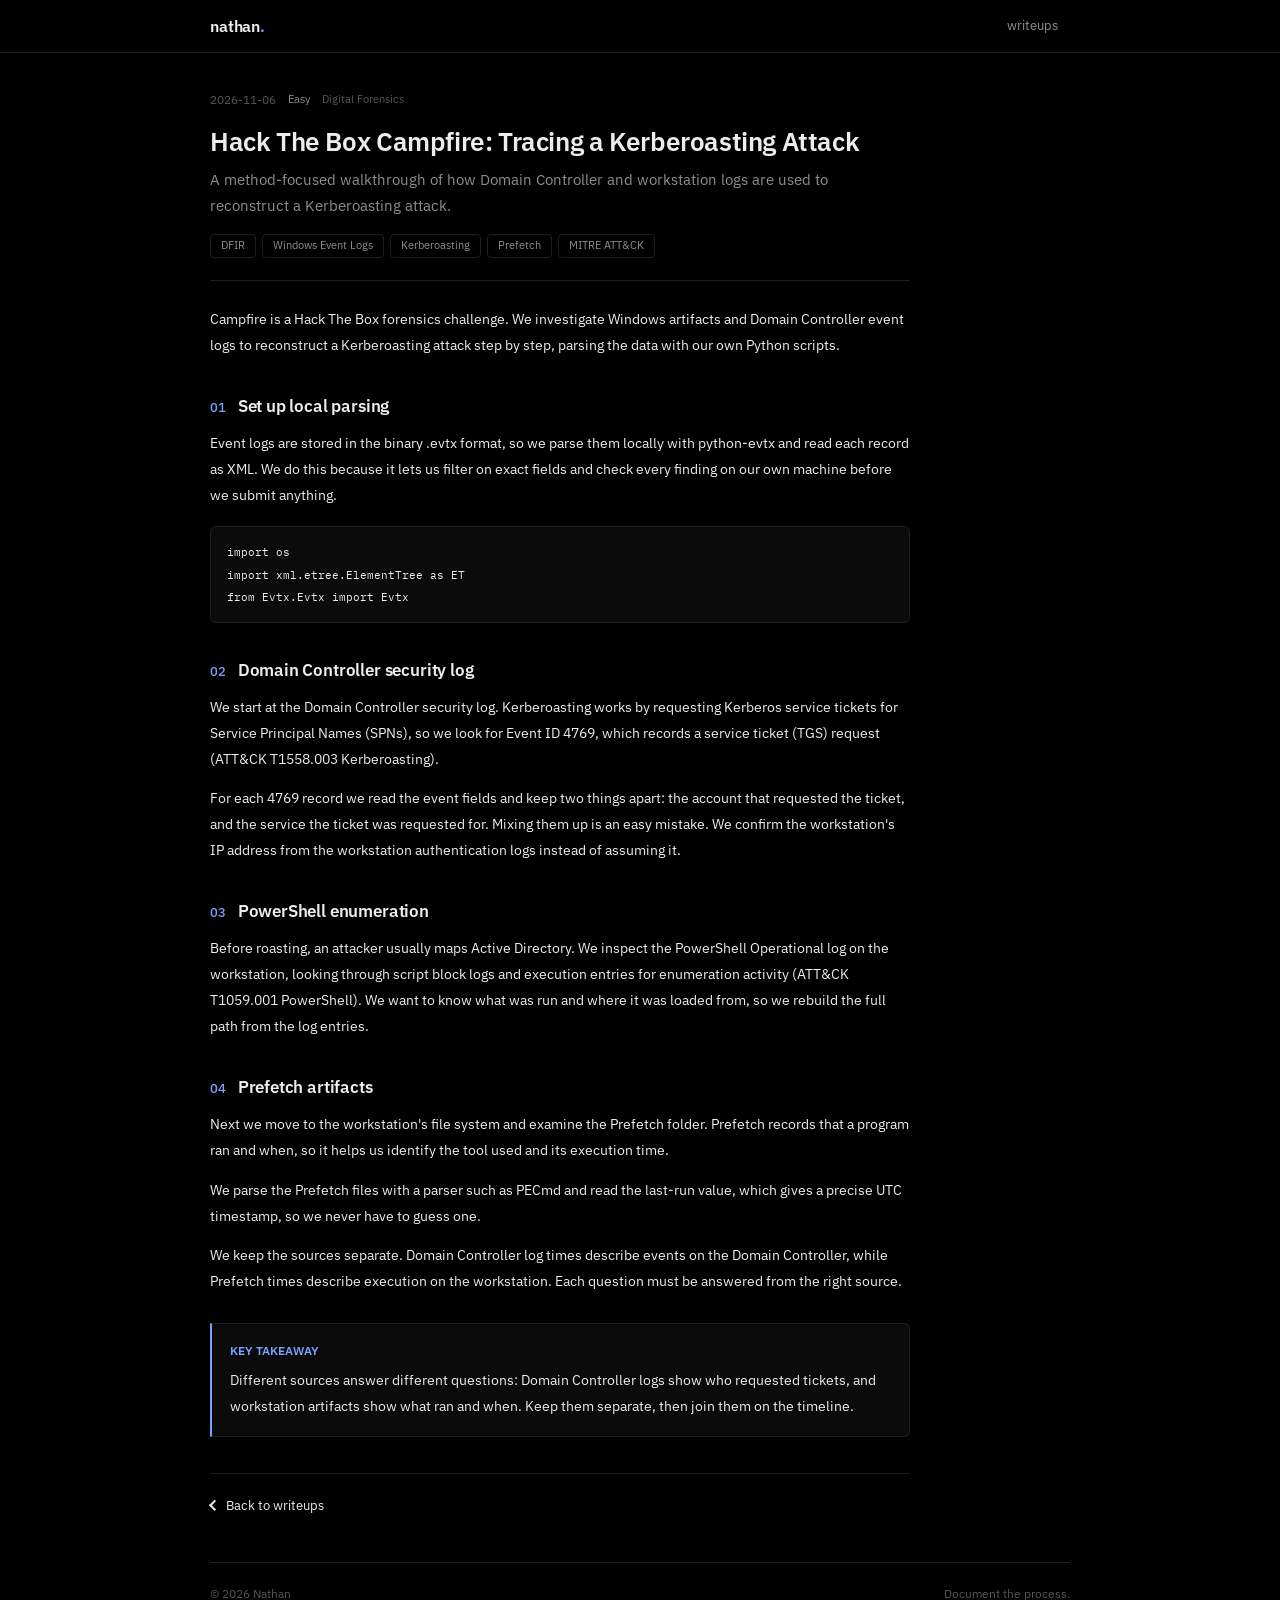
<file: writeups/htb-campfire-kerberoasting.html>
<!DOCTYPE html>
<html lang="en">
<head>
  <meta charset="UTF-8">
  <meta name="viewport" content="width=device-width, initial-scale=1">
  <title>Hack The Box Campfire: Tracing a Kerberoasting Attack, Nathan</title>
  <meta name="description" content="A method-focused walkthrough of how Domain Controller and workstation logs are used to reconstruct a Kerberoasting attack.">
  <meta name="theme-color" content="#000000">
  <link rel="icon" href="/assets/img/favicon.svg" type="image/svg+xml">
  <link rel="apple-touch-icon" href="/assets/img/apple-touch-icon.png">
  <meta property="og:type" content="article">
  <meta property="og:title" content="Hack The Box Campfire: Tracing a Kerberoasting Attack, Nathan">
  <meta property="og:description" content="A method-focused walkthrough of how Domain Controller and workstation logs are used to reconstruct a Kerberoasting attack.">
  <meta property="og:image" content="/assets/img/og.png">
  <meta name="twitter:card" content="summary_large_image">
  <link rel="preconnect" href="https://fonts.googleapis.com">
  <link rel="preconnect" href="https://fonts.gstatic.com" crossorigin>
  <link rel="stylesheet" href="https://fonts.googleapis.com/css2?family=IBM+Plex+Mono:wght@400;500&amp;family=IBM+Plex+Sans:ital,wght@0,400;0,500;0,600;1,400&amp;display=swap">
  <link rel="stylesheet" href="/assets/css/style.css?v=19">
  <script src="/assets/js/main.js?v=10" defer></script>
  <script type="application/ld+json">
  {
    "@context": "https://schema.org",
    "@type": "Person",
    "name": "Nathan",
    "alternateName": "skibidin4than",
    "url": "/",
    "sameAs": [
      "https://github.com/skibidin4than",
      "https://www.credly.com/users/skibidin4than/badges"
    ]
  }
  </script>
  <script type="application/ld+json">
  {
    "@context": "https://schema.org",
    "@type": "Article",
    "headline": "Hack The Box Campfire: Tracing a Kerberoasting Attack",
    "description": "A method-focused walkthrough of how Domain Controller and workstation logs are used to reconstruct a Kerberoasting attack.",
    "datePublished": "2026-11-06",
    "author": {
      "@type": "Person",
      "name": "Nathan",
      "alternateName": "skibidin4than"
    }
  }
  </script>
</head>
<body>
  <header class="site-header">
    <nav class="nav container" aria-label="Main navigation">
      <a class="nav-brand" href="/">nathan<span>.</span></a>
      <div class="nav-links">
        <a class="nav-link active" href="/writeups/">writeups</a>
      </div>
    </nav>
  </header>
  <main class="container">
    <article class="article">
      <header class="article-header">
        <div class="article-meta">
          <time datetime="2026-11-06">2026-11-06</time>
          <span class="lvl lvl-easy">Easy</span>
          <span class="cat">Digital Forensics</span>
        </div>
        <h1 class="article-title">Hack The Box Campfire: Tracing a Kerberoasting Attack</h1>
        <p class="article-description">A method-focused walkthrough of how Domain Controller and workstation logs are used to reconstruct a Kerberoasting attack.</p>
        <div class="article-tags">
          <span class="tag-chip">DFIR</span>
          <span class="tag-chip">Windows Event Logs</span>
          <span class="tag-chip">Kerberoasting</span>
          <span class="tag-chip">Prefetch</span>
          <span class="tag-chip">MITRE ATT&amp;CK</span>
        </div>
      </header>
      <div class="article-body">
        <p>Campfire is a Hack The Box forensics challenge. We investigate Windows artifacts and Domain Controller event logs to reconstruct a Kerberoasting attack step by step, parsing the data with our own Python scripts.</p>

        <h2><span class="step-number">01</span> Set up local parsing</h2>
        <p>Event logs are stored in the binary .evtx format, so we parse them locally with python-evtx and read each record as XML. We do this because it lets us filter on exact fields and check every finding on our own machine before we submit anything.</p>
        <pre><code>import os
import xml.etree.ElementTree as ET
from Evtx.Evtx import Evtx</code></pre>

        <h2><span class="step-number">02</span> Domain Controller security log</h2>
        <p>We start at the Domain Controller security log. Kerberoasting works by requesting Kerberos service tickets for Service Principal Names (SPNs), so we look for Event ID 4769, which records a service ticket (TGS) request (ATT&amp;CK T1558.003 Kerberoasting).</p>
        <p>For each 4769 record we read the event fields and keep two things apart: the account that requested the ticket, and the service the ticket was requested for. Mixing them up is an easy mistake. We confirm the workstation's IP address from the workstation authentication logs instead of assuming it.</p>

        <h2><span class="step-number">03</span> PowerShell enumeration</h2>
        <p>Before roasting, an attacker usually maps Active Directory. We inspect the PowerShell Operational log on the workstation, looking through script block logs and execution entries for enumeration activity (ATT&amp;CK T1059.001 PowerShell). We want to know what was run and where it was loaded from, so we rebuild the full path from the log entries.</p>

        <h2><span class="step-number">04</span> Prefetch artifacts</h2>
        <p>Next we move to the workstation's file system and examine the Prefetch folder. Prefetch records that a program ran and when, so it helps us identify the tool used and its execution time.</p>
        <p>We parse the Prefetch files with a parser such as PECmd and read the last-run value, which gives a precise UTC timestamp, so we never have to guess one.</p>
        <p>We keep the sources separate. Domain Controller log times describe events on the Domain Controller, while Prefetch times describe execution on the workstation. Each question must be answered from the right source.</p>

        <div class="takeaway">
          <p class="takeaway-label">KEY TAKEAWAY</p>
          <p>Different sources answer different questions: Domain Controller logs show who requested tickets, and workstation artifacts show what ran and when. Keep them separate, then join them on the timeline.</p>
        </div>
      </div>
      <footer class="article-footer"><a class="article-back back" href="/writeups/">Back to writeups</a></footer>
    </article>
  </main>
  <footer class="site-footer container">
    <p class="footer-copy">© 2026 Nathan</p>
    <p class="footer-note">Document the process.</p>
  </footer>
</body>
</html>
</file>
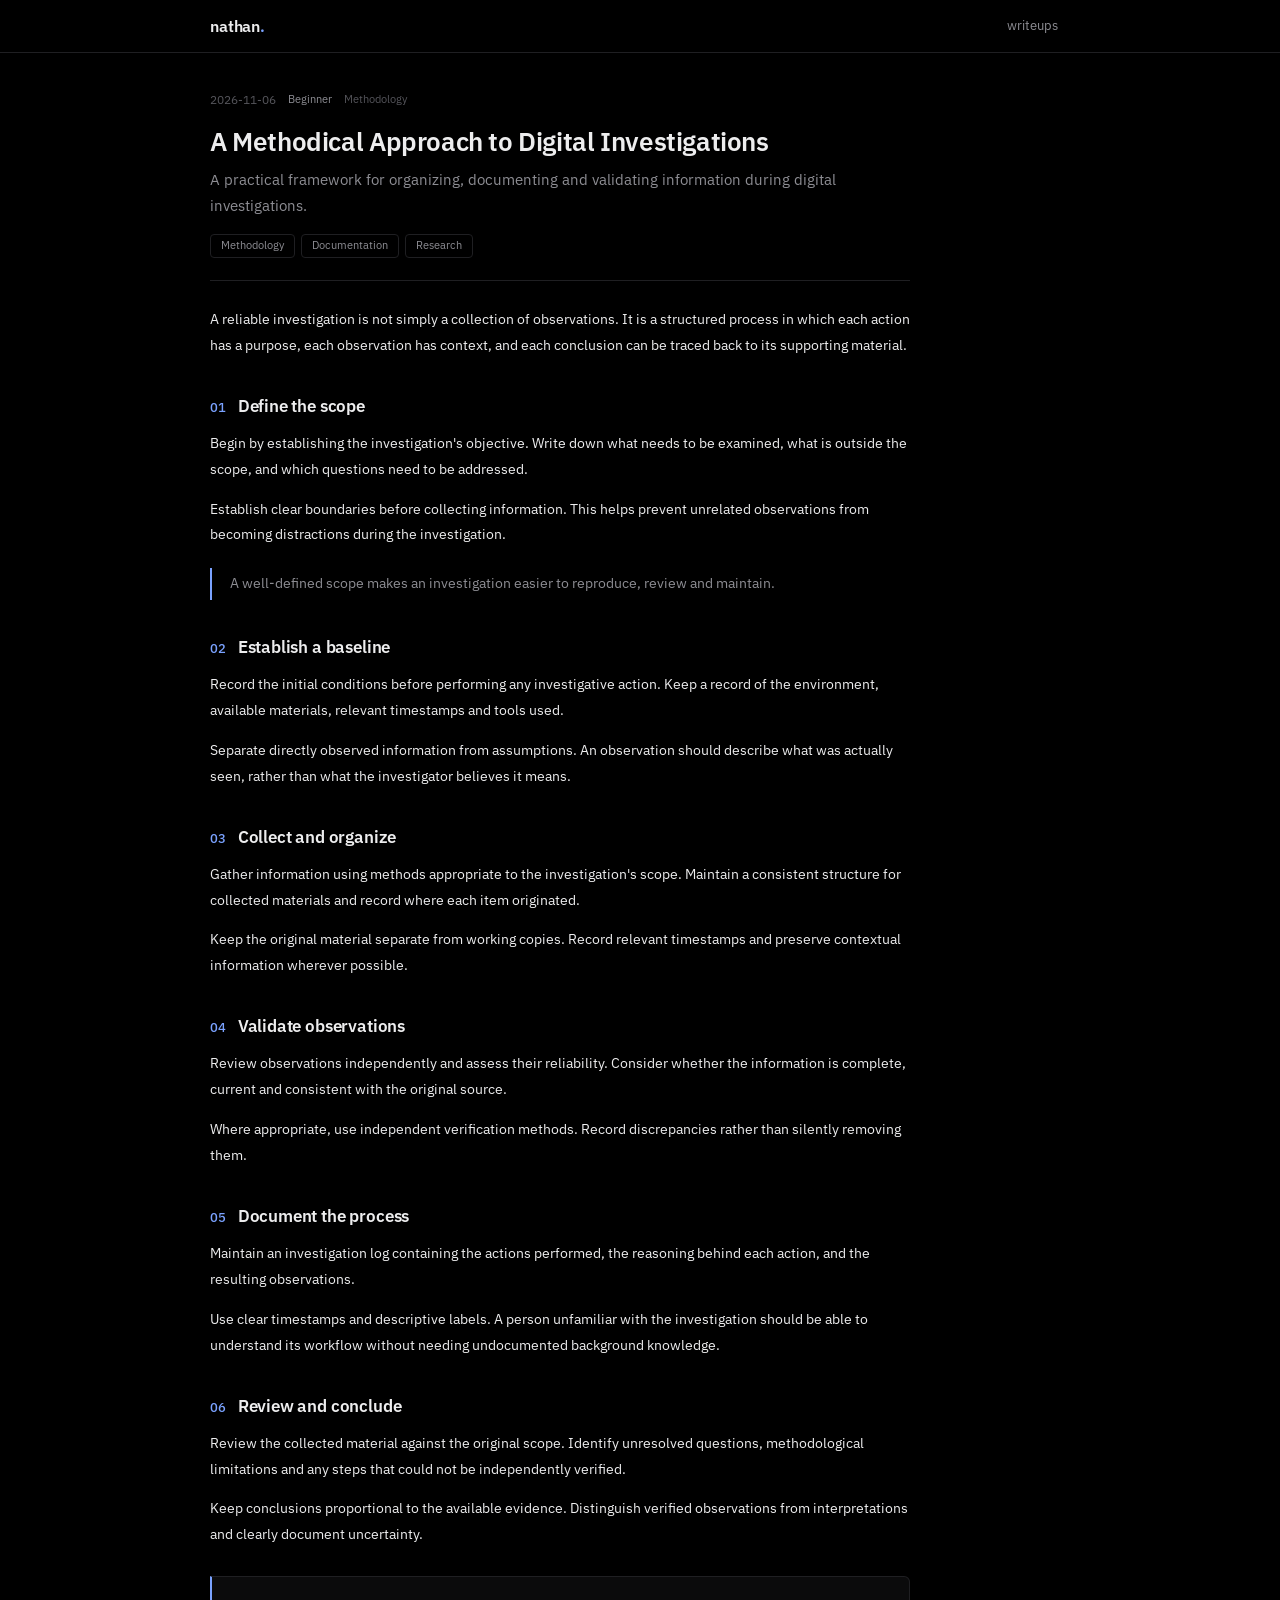
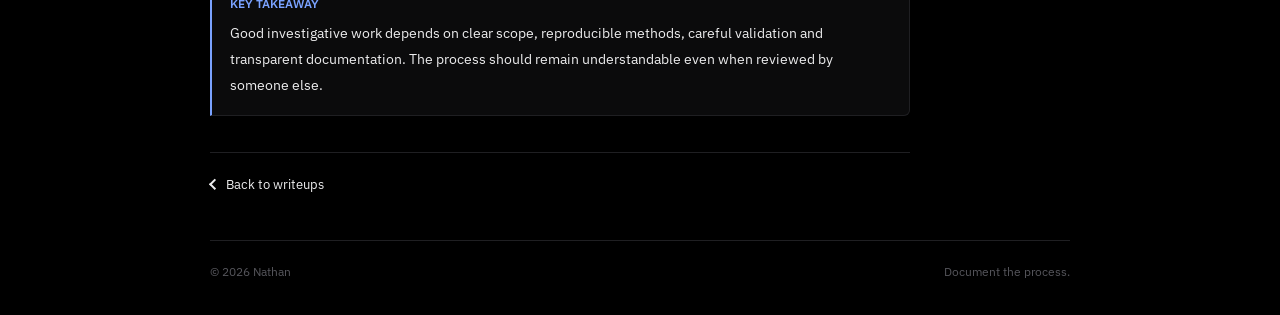
<file: writeups/methodology-example.html>
<!DOCTYPE html>
<html lang="en">
<head>
  <meta charset="UTF-8">
  <meta name="viewport" content="width=device-width, initial-scale=1">
  <title>A Methodical Approach to Digital Investigations, Nathan</title>
  <meta name="description" content="A methodology-focused overview of organizing, documenting and validating digital investigations.">
  <meta name="theme-color" content="#000000">
  <link rel="icon" href="/assets/img/favicon.svg" type="image/svg+xml">
  <link rel="apple-touch-icon" href="/assets/img/apple-touch-icon.png">
  <meta property="og:type" content="article">
  <meta property="og:title" content="A Methodical Approach to Digital Investigations">
  <meta property="og:description" content="A practical framework for documenting digital investigations.">
  <meta property="og:image" content="/assets/img/og.png">
  <meta name="twitter:card" content="summary_large_image">
  <link rel="preconnect" href="https://fonts.googleapis.com">
  <link rel="preconnect" href="https://fonts.gstatic.com" crossorigin>
  <link rel="stylesheet" href="https://fonts.googleapis.com/css2?family=IBM+Plex+Mono:wght@400;500&amp;family=IBM+Plex+Sans:ital,wght@0,400;0,500;0,600;1,400&amp;display=swap">
  <link rel="stylesheet" href="/assets/css/style.css?v=19">
  <script src="/assets/js/main.js?v=10" defer></script>
  <script type="application/ld+json">
  {
    "@context": "https://schema.org",
    "@type": "Person",
    "name": "Nathan",
    "alternateName": "skibidin4than",
    "url": "/",
    "sameAs": [
      "https://github.com/skibidin4than",
      "https://www.credly.com/users/skibidin4than/badges"
    ]
  }
  </script>
  <script type="application/ld+json">
  {
    "@context": "https://schema.org",
    "@type": "Article",
    "headline": "A Methodical Approach to Digital Investigations",
    "description": "A practical framework for documenting digital investigations.",
    "datePublished": "2026-11-06",
    "author": {
      "@type": "Person",
      "name": "Nathan",
      "alternateName": "skibidin4than"
    }
  }
  </script>
</head>
<body>
  <header class="site-header">
    <nav class="nav container" aria-label="Main navigation">
      <a class="nav-brand" href="/">nathan<span>.</span></a>
      <div class="nav-links">
        <a class="nav-link active" href="/writeups/">writeups</a>
      </div>
    </nav>
  </header>
  <main class="container">
    <article class="article">
      <header class="article-header">
        <div class="article-meta">
          <time datetime="2026-11-06">2026-11-06</time>
          <span class="lvl lvl-easy">Beginner</span>
          <span class="cat">Methodology</span>
        </div>
        <h1 class="article-title">A Methodical Approach to Digital Investigations</h1>
        <p class="article-description">A practical framework for organizing, documenting and validating information during digital investigations.</p>
        <div class="article-tags">
          <span class="tag-chip">Methodology</span>
          <span class="tag-chip">Documentation</span>
          <span class="tag-chip">Research</span>
        </div>
      </header>
      <div class="article-body">
        <p>A reliable investigation is not simply a collection of observations. It is a structured process in which each action has a purpose, each observation has context, and each conclusion can be traced back to its supporting material.</p>

        <h2><span class="step-number">01</span> Define the scope</h2>
        <p>Begin by establishing the investigation's objective. Write down what needs to be examined, what is outside the scope, and which questions need to be addressed.</p>
        <p>Establish clear boundaries before collecting information. This helps prevent unrelated observations from becoming distractions during the investigation.</p>
        <blockquote>A well-defined scope makes an investigation easier to reproduce, review and maintain.</blockquote>

        <h2><span class="step-number">02</span> Establish a baseline</h2>
        <p>Record the initial conditions before performing any investigative action. Keep a record of the environment, available materials, relevant timestamps and tools used.</p>
        <p>Separate directly observed information from assumptions. An observation should describe what was actually seen, rather than what the investigator believes it means.</p>

        <h2><span class="step-number">03</span> Collect and organize</h2>
        <p>Gather information using methods appropriate to the investigation's scope. Maintain a consistent structure for collected materials and record where each item originated.</p>
        <p>Keep the original material separate from working copies. Record relevant timestamps and preserve contextual information wherever possible.</p>

        <h2><span class="step-number">04</span> Validate observations</h2>
        <p>Review observations independently and assess their reliability. Consider whether the information is complete, current and consistent with the original source.</p>
        <p>Where appropriate, use independent verification methods. Record discrepancies rather than silently removing them.</p>

        <h2><span class="step-number">05</span> Document the process</h2>
        <p>Maintain an investigation log containing the actions performed, the reasoning behind each action, and the resulting observations.</p>
        <p>Use clear timestamps and descriptive labels. A person unfamiliar with the investigation should be able to understand its workflow without needing undocumented background knowledge.</p>

        <h2><span class="step-number">06</span> Review and conclude</h2>
        <p>Review the collected material against the original scope. Identify unresolved questions, methodological limitations and any steps that could not be independently verified.</p>
        <p>Keep conclusions proportional to the available evidence. Distinguish verified observations from interpretations and clearly document uncertainty.</p>

        <div class="takeaway">
          <p class="takeaway-label">KEY TAKEAWAY</p>
          <p>Good investigative work depends on clear scope, reproducible methods, careful validation and transparent documentation. The process should remain understandable even when reviewed by someone else.</p>
        </div>
      </div>
      <footer class="article-footer"><a class="article-back back" href="/writeups/">Back to writeups</a></footer>
    </article>
  </main>
  <footer class="site-footer container">
    <p class="footer-copy">© 2026 Nathan</p>
    <p class="footer-note">Document the process.</p>
  </footer>
</body>
</html>
</file>
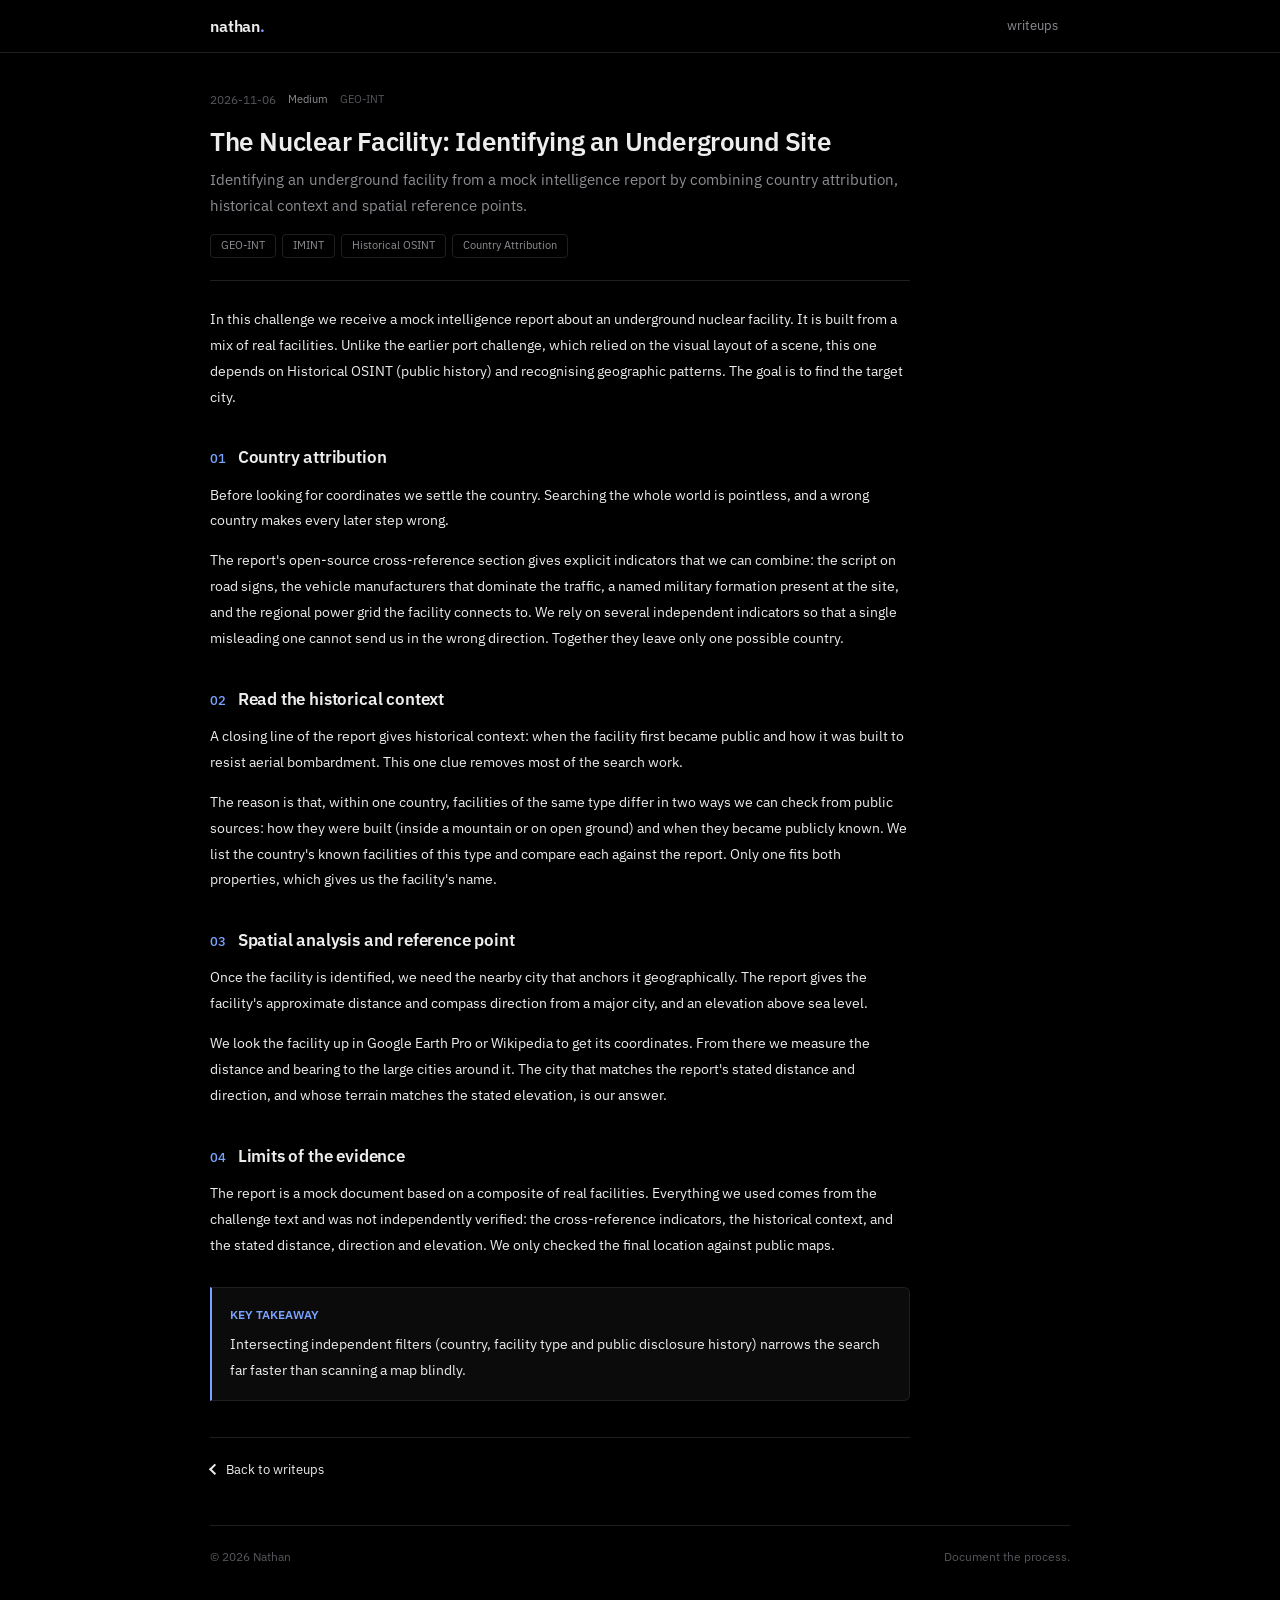
<file: writeups/nuclear-facility-underground-site.html>
<!DOCTYPE html>
<html lang="en">
<head>
  <meta charset="UTF-8">
  <meta name="viewport" content="width=device-width, initial-scale=1">
  <title>The Nuclear Facility: Identifying an Underground Site, Nathan</title>
  <meta name="description" content="Identifying an underground facility from a mock intelligence report by combining country attribution, historical context and spatial reference points.">
  <meta name="theme-color" content="#000000">
  <link rel="icon" href="/assets/img/favicon.svg" type="image/svg+xml">
  <link rel="apple-touch-icon" href="/assets/img/apple-touch-icon.png">
  <meta property="og:type" content="article">
  <meta property="og:title" content="The Nuclear Facility: Identifying an Underground Site, Nathan">
  <meta property="og:description" content="Identifying an underground facility from a mock intelligence report by combining country attribution, historical context and spatial reference points.">
  <meta property="og:image" content="/assets/img/og.png">
  <meta name="twitter:card" content="summary_large_image">
  <link rel="preconnect" href="https://fonts.googleapis.com">
  <link rel="preconnect" href="https://fonts.gstatic.com" crossorigin>
  <link rel="stylesheet" href="https://fonts.googleapis.com/css2?family=IBM+Plex+Mono:wght@400;500&amp;family=IBM+Plex+Sans:ital,wght@0,400;0,500;0,600;1,400&amp;display=swap">
  <link rel="stylesheet" href="/assets/css/style.css?v=19">
  <script src="/assets/js/main.js?v=10" defer></script>
  <script type="application/ld+json">
  {
    "@context": "https://schema.org",
    "@type": "Person",
    "name": "Nathan",
    "alternateName": "skibidin4than",
    "url": "/",
    "sameAs": [
      "https://github.com/skibidin4than",
      "https://www.credly.com/users/skibidin4than/badges"
    ]
  }
  </script>
  <script type="application/ld+json">
  {
    "@context": "https://schema.org",
    "@type": "Article",
    "headline": "The Nuclear Facility: Identifying an Underground Site",
    "description": "Identifying an underground facility from a mock intelligence report by combining country attribution, historical context and spatial reference points.",
    "datePublished": "2026-11-06",
    "author": {
      "@type": "Person",
      "name": "Nathan",
      "alternateName": "skibidin4than"
    }
  }
  </script>
</head>
<body>
  <header class="site-header">
    <nav class="nav container" aria-label="Main navigation">
      <a class="nav-brand" href="/">nathan<span>.</span></a>
      <div class="nav-links">
        <a class="nav-link active" href="/writeups/">writeups</a>
      </div>
    </nav>
  </header>
  <main class="container">
    <article class="article">
      <header class="article-header">
        <div class="article-meta">
          <time datetime="2026-11-06">2026-11-06</time>
          <span class="lvl lvl-medium">Medium</span>
          <span class="cat">GEO-INT</span>
        </div>
        <h1 class="article-title">The Nuclear Facility: Identifying an Underground Site</h1>
        <p class="article-description">Identifying an underground facility from a mock intelligence report by combining country attribution, historical context and spatial reference points.</p>
        <div class="article-tags">
          <span class="tag-chip">GEO-INT</span>
          <span class="tag-chip">IMINT</span>
          <span class="tag-chip">Historical OSINT</span>
          <span class="tag-chip">Country Attribution</span>
        </div>
      </header>
      <div class="article-body">
        <p>In this challenge we receive a mock intelligence report about an underground nuclear facility. It is built from a mix of real facilities. Unlike the earlier port challenge, which relied on the visual layout of a scene, this one depends on Historical OSINT (public history) and recognising geographic patterns. The goal is to find the target city.</p>

        <h2><span class="step-number">01</span> Country attribution</h2>
        <p>Before looking for coordinates we settle the country. Searching the whole world is pointless, and a wrong country makes every later step wrong.</p>
        <p>The report's open-source cross-reference section gives explicit indicators that we can combine: the script on road signs, the vehicle manufacturers that dominate the traffic, a named military formation present at the site, and the regional power grid the facility connects to. We rely on several independent indicators so that a single misleading one cannot send us in the wrong direction. Together they leave only one possible country.</p>

        <h2><span class="step-number">02</span> Read the historical context</h2>
        <p>A closing line of the report gives historical context: when the facility first became public and how it was built to resist aerial bombardment. This one clue removes most of the search work.</p>
        <p>The reason is that, within one country, facilities of the same type differ in two ways we can check from public sources: how they were built (inside a mountain or on open ground) and when they became publicly known. We list the country's known facilities of this type and compare each against the report. Only one fits both properties, which gives us the facility's name.</p>

        <h2><span class="step-number">03</span> Spatial analysis and reference point</h2>
        <p>Once the facility is identified, we need the nearby city that anchors it geographically. The report gives the facility's approximate distance and compass direction from a major city, and an elevation above sea level.</p>
        <p>We look the facility up in Google Earth Pro or Wikipedia to get its coordinates. From there we measure the distance and bearing to the large cities around it. The city that matches the report's stated distance and direction, and whose terrain matches the stated elevation, is our answer.</p>

        <h2><span class="step-number">04</span> Limits of the evidence</h2>
        <p>The report is a mock document based on a composite of real facilities. Everything we used comes from the challenge text and was not independently verified: the cross-reference indicators, the historical context, and the stated distance, direction and elevation. We only checked the final location against public maps.</p>

        <div class="takeaway">
          <p class="takeaway-label">KEY TAKEAWAY</p>
          <p>Intersecting independent filters (country, facility type and public disclosure history) narrows the search far faster than scanning a map blindly.</p>
        </div>
      </div>
      <footer class="article-footer"><a class="article-back back" href="/writeups/">Back to writeups</a></footer>
    </article>
  </main>
  <footer class="site-footer container">
    <p class="footer-copy">© 2026 Nathan</p>
    <p class="footer-note">Document the process.</p>
  </footer>
</body>
</html>
</file>
<file: assets/css/style.css>
:root {
  color-scheme: dark;
  --bg: #000000;
  --surface: #0b0b0c;
  --line: #1f1f22;
  --text: #ededee;
  --muted: #8d8d93;
  --faint: #55555b;
  --accent: #7aa2ff;
  --accent-soft: #60a5fa;
  --live: #3ddc84;
  --sans: "IBM Plex Sans", "Helvetica Neue", Arial, sans-serif;
  --mono: "IBM Plex Mono", ui-monospace, monospace;
  --measure: 860px;
}

* {
  box-sizing: border-box;
}

html {
  scroll-behavior: smooth;
  scroll-padding-top: 72px;
  -webkit-text-size-adjust: 100%;
  background: var(--bg);
}

body {
  margin: 0;
  min-height: 100vh;
  background: var(--bg);
  color: var(--text);
  font-family: var(--sans);
  font-size: 13px;
  line-height: 1.8;
  -webkit-font-smoothing: antialiased;
  overflow-wrap: break-word;
}

a {
  color: inherit;
  text-decoration: none;
}

a:focus-visible,
button:focus-visible {
  outline: 2px solid var(--accent);
  outline-offset: 4px;
  border-radius: 4px;
}

::selection {
  background: var(--accent);
  color: var(--bg);
}

.container {
  width: min(100% - 40px, var(--measure));
  margin-inline: auto;
}

.site-header {
  position: sticky;
  top: 0;
  z-index: 10;
  background: rgba(0, 0, 0, .82);
  -webkit-backdrop-filter: blur(10px);
  backdrop-filter: blur(10px);
  border-bottom: 1px solid var(--line);
}

.nav {
  height: 52px;
  display: flex;
  align-items: center;
  justify-content: space-between;
}

.nav-brand {
  font-family: var(--sans);
  font-weight: 600;
  font-size: 16px;
  letter-spacing: -.01em;
}

.nav-brand span {
  color: var(--accent);
}

.nav-links {
  display: flex;
  gap: 4px;
}

.nav-link {
  padding: 4px 12px;
  color: var(--muted);
  font-family: var(--sans);
  font-size: 13px;
  transition: color .2s;
}

.nav-link:hover,
.nav-link.active {
  color: var(--text);
}

.nav-link.active {
  box-shadow: inset 0 -2px 0 var(--accent);
}

.page-content {
  padding-top: 36px;
}

.hero {
  padding: 28px 0 40px;
  border-bottom: 1px solid var(--line);
  text-align: center;
}

.avatar {
  width: 120px;
  height: 120px;
  margin: 0 auto 20px;
}

.avatar img {
  display: block;
  width: 120px;
  height: 120px;
  border-radius: 50%;
  object-fit: cover;
  border: 1px solid var(--line);
  filter: grayscale(1) contrast(1.05);
  box-shadow: 0 0 0 1px var(--line), 0 0 36px rgba(122, 162, 255, .14);
}

.hero-kicker {
  margin: 0 0 10px;
  color: var(--accent);
  font-family: var(--mono);
  font-size: 11px;
  letter-spacing: .16em;
  text-transform: uppercase;
}

.hero h1 {
  margin: 0;
  font-size: clamp(34px, 8vw, 52px);
  line-height: 1.05;
  font-weight: 600;
  letter-spacing: -.03em;
}

.hero-tag {
  margin: 12px auto 0;
  max-width: 46ch;
  color: var(--muted);
  font-size: 13px;
  line-height: 1.6;
}

.icons {
  display: flex;
  flex-wrap: wrap;
  gap: 6px 20px;
  margin-top: 22px;
  justify-content: center;
}

.profile-card {
  overflow: hidden;
  border: 1px solid var(--line);
  border-radius: 12px;
  background: #111214;
  text-align: left;
}

.profile-banner {
  height: clamp(200px, 38vw, 320px);
  overflow: hidden;
  background: #000;
}

.profile-banner canvas {
  display: block;
  width: 100%;
  height: 100%;
  object-fit: cover;
  object-position: center 45%;
}

.profile-main {
  padding: 0 20px 20px;
}

.profile-identity {
  display: flex;
  gap: 16px;
  align-items: flex-end;
  margin-top: -28px;
}

.profile-card .avatar {
  position: relative;
  flex-shrink: 0;
  margin: 0;
}

.profile-card .avatar img {
  border: 4px solid #111214;
}

.avatar-status {
  position: absolute;
  right: 4px;
  bottom: 6px;
  width: 22px;
  height: 22px;
  border-radius: 50%;
  background: var(--live);
  border: 4px solid #111214;
}

.profile-names {
  min-width: 0;
  padding-bottom: 4px;
}

.profile-names .hero-kicker {
  margin-bottom: 6px;
}

.profile-names h1 {
  font-size: clamp(26px, 5vw, 32px);
  line-height: 1.1;
}

.profile-username {
  margin: 2px 0 0;
  color: var(--muted);
  font-size: 13px;
}

.profile-status {
  margin: 16px 0 0;
  color: var(--muted);
  font-size: 13px;
  line-height: 1.6;
  font-style: italic;
}

.profile-by {
  display: block;
  margin-top: 4px;
  color: var(--faint);
  font-size: 12px;
  font-style: normal;
}

.profile-by a {
  border-bottom: 1px solid var(--faint);
  color: var(--muted);
  transition: color .2s, border-color .2s;
}

.profile-by a:hover {
  color: var(--accent);
  border-color: var(--accent);
}

.profile-badges {
  display: flex;
  flex-wrap: wrap;
  gap: 6px;
  margin: 16px 0 0;
  padding: 0;
  list-style: none;
}

.profile-badges li {
  padding: 3px 8px;
  border: 1px solid var(--line);
  border-radius: 4px;
  color: var(--muted);
  font-family: var(--mono);
  font-size: 11px;
  letter-spacing: .04em;
}

.profile-activity {
  margin-top: 16px;
  padding: 12px 14px;
  border: 1px solid var(--line);
  border-radius: 8px;
  background: #1a1b1e;
}

.profile-activity-label {
  margin: 0 0 4px;
  color: var(--faint);
  font-family: var(--mono);
  font-size: 10px;
  letter-spacing: .14em;
  text-transform: uppercase;
}

.profile-activity-title {
  margin: 0;
  font-size: 14px;
  font-weight: 600;
}

.profile-activity-sub {
  margin: 2px 0 0;
  color: var(--muted);
  font-size: 12px;
}

.profile-card .icons {
  justify-content: flex-start;
  margin-top: 18px;
}

.icon-link {
  display: inline-flex;
  align-items: center;
  gap: 8px;
  color: var(--muted);
  font-family: var(--sans);
  font-size: 12px;
  transition: color .2s;
}

.icon-link:hover {
  color: var(--accent);
}

.icon-circle {
  display: grid;
  place-items: center;
}

.icon-circle svg {
  width: 15px;
  height: 15px;
  fill: none;
  stroke: var(--accent);
  stroke-width: 1.8;
  stroke-linecap: round;
  stroke-linejoin: round;
}

.section {
  padding: 32px 0;
  border-bottom: 1px solid var(--line);
}

.section:last-of-type {
  border-bottom: 0;
}

.section-heading {
  display: flex;
  align-items: baseline;
  gap: 12px;
  margin: 0 0 18px;
  font-size: 14px;
  line-height: 1.25;
  font-weight: 600;
  letter-spacing: -.01em;
}

.section-num {
  flex-shrink: 0;
  color: var(--accent);
  font-family: var(--mono);
  font-size: 12px;
  font-weight: 500;
}

.body-text {
  max-width: 60ch;
  margin: 0 0 12px;
  color: var(--text);
  font-size: 13px;
  line-height: 1.8;
}

.body-text:last-child {
  margin-bottom: 0;
}

.section-lead {
  margin: 0 0 16px;
  color: var(--muted);
  font-size: 14px;
  line-height: 1.7;
}

.status-line {
  display: flex;
  align-items: center;
  gap: 10px;
  margin: 16px 0 0;
  color: var(--muted);
  font-family: var(--sans);
  font-size: 12px;
}

.status-indicator {
  width: 7px;
  height: 7px;
  border-radius: 50%;
  background: var(--live);
  animation: pulse 2.4s ease-in-out infinite;
}

@keyframes pulse {
  0%, 100% {
    box-shadow: 0 0 0 0 rgba(61, 220, 132, .35);
  }
  50% {
    box-shadow: 0 0 0 5px rgba(61, 220, 132, 0);
  }
}

.terminal {
  background: var(--surface);
  border: 1px solid var(--line);
  border-radius: 8px;
  overflow: hidden;
}

.term-head {
  display: flex;
  align-items: center;
  gap: 6px;
  padding: 10px 14px;
  border-bottom: 1px solid var(--line);
}

.term-dot {
  width: 9px;
  height: 9px;
  border-radius: 50%;
  background: var(--line);
}

.term-title {
  margin-left: 8px;
  color: var(--faint);
  font-family: var(--sans);
  font-size: 12px;
}

.term-line {
  margin: 0;
  padding: 14px 14px 4px;
  color: var(--text);
  font-family: var(--sans);
  font-size: 13px;
}

.term-line .prompt {
  color: var(--accent);
  margin-right: 8px;
}

.term-out {
  margin: 0;
  padding: 4px 14px 14px;
}

.term-row {
  display: grid;
  grid-template-columns: 72px 1fr;
  gap: 12px;
  padding: 2px 0;
  font-family: var(--sans);
  font-size: 13px;
  line-height: 1.7;
}

.term-row dt {
  color: var(--faint);
}

.term-row dd {
  margin: 0;
  color: var(--text);
}

.project-grid {
  display: grid;
  grid-template-columns: 1fr;
  gap: 12px;
}

.project {
  padding: 16px 18px;
  background: var(--surface);
  border: 1px solid var(--line);
  border-radius: 10px;
  transition: transform .25s ease, border-color .25s ease, box-shadow .25s ease;
}

.project:hover {
  transform: translateY(-3px);
  border-color: rgba(122, 162, 255, .45);
  box-shadow: 0 10px 28px rgba(0, 0, 0, .55);
}

.project-top {
  display: flex;
  align-items: center;
  justify-content: space-between;
  gap: 12px;
}

.project h3 {
  margin: 0;
  font-size: 14px;
  font-weight: 500;
}

.project h3 a {
  border-bottom: 1px solid var(--accent);
  color: var(--text);
}

.project h3 a:hover {
  color: var(--accent);
}

.project-status {
  flex-shrink: 0;
  color: var(--faint);
  font-family: var(--sans);
  font-size: 11px;
}

.project-status.live {
  color: var(--live);
}

.project-description {
  margin: 6px 0 0;
  color: var(--muted);
  font-size: 14px;
  line-height: 1.65;
}

.skill-group {
  margin: 0 0 16px;
}

.skill-group:last-child {
  margin-bottom: 0;
}

.meta-label {
  margin: 0 0 8px;
  color: var(--faint);
  font-family: var(--sans);
  font-size: 11px;
  letter-spacing: .04em;
  text-transform: uppercase;
}

.chips {
  display: flex;
  flex-wrap: wrap;
  gap: 6px;
  margin: 0;
  padding: 0;
  list-style: none;
}

.chip {
  padding: 2px 10px;
  border: 1px solid var(--line);
  border-radius: 4px;
  color: var(--muted);
  font-family: var(--sans);
  font-size: 12px;
}

.chip.focus {
  border-color: var(--accent);
  color: var(--accent);
}

.cert-list {
  display: grid;
  margin: 0;
  padding: 0;
  list-style: none;
}

.cert {
  display: grid;
  grid-template-columns: 88px 1fr;
  gap: 4px 16px;
  align-items: baseline;
  padding: 9px 0;
  border-top: 1px solid var(--line);
}

.cert:first-child {
  border-top: 0;
  padding-top: 0;
}

.cert-code {
  color: var(--accent);
  font-family: var(--mono);
  font-size: 12px;
  font-weight: 500;
  overflow-wrap: anywhere;
}

.cert-body {
  min-width: 0;
}

.cert-name {
  display: block;
  color: var(--text);
  font-size: 12px;
  line-height: 1.5;
  font-weight: 400;
}

.cert-issuer {
  display: block;
  margin-top: 1px;
  color: var(--faint);
  font-size: 12px;
  line-height: 1.5;
}

.cert-highlight {
  background: var(--surface);
  border: 1px solid var(--line);
  border-radius: 6px;
  padding: 9px 12px;
  margin: 0 -12px 9px;
}

.cert-highlight + .cert {
  border-top: 0;
}

.about-exp {
  margin: 16px 0 0;
}

.cred-subhead {
  margin-top: 20px;
}

.ach-list {
  display: grid;
  gap: 10px;
  margin: 0;
  padding: 0;
  list-style: none;
}

.ach {
  display: grid;
  grid-template-columns: 64px 1fr;
  gap: 4px 16px;
  align-items: baseline;
  padding: 12px 14px;
  background: var(--surface);
  border: 1px solid var(--line);
  border-radius: 8px;
  transition: transform .25s ease, border-color .25s ease, box-shadow .25s ease;
}

.ach:hover {
  transform: translateY(-2px);
  border-color: rgba(122, 162, 255, .45);
  box-shadow: 0 8px 22px rgba(0, 0, 0, .5);
}

.ach-rank {
  color: var(--accent);
  font-family: var(--mono);
  font-size: 13px;
  font-weight: 600;
}

.ach-name {
  display: block;
  color: var(--text);
  font-size: 12.5px;
  font-weight: 500;
  line-height: 1.5;
}

.ach-sub {
  display: block;
  margin-top: 1px;
  color: var(--muted);
  font-size: 12.5px;
  line-height: 1.55;
}

.site-footer {
  display: flex;
  flex-wrap: wrap;
  justify-content: space-between;
  gap: 8px;
  margin-top: 16px;
  padding-top: 20px;
  padding-bottom: 32px;
  border-top: 1px solid var(--line);
}

.footer-copy,
.footer-note {
  margin: 0;
  color: var(--faint);
  font-family: var(--sans);
  font-size: 12px;
}

.footer-credit {
  margin: 0;
  color: var(--faint);
  font-family: var(--sans);
  font-size: 12px;
}

.footer-credit a {
  border-bottom: 1px solid var(--faint);
  color: var(--muted);
  transition: color .2s, border-color .2s;
}

.footer-credit a:hover {
  color: var(--accent);
  border-color: var(--accent);
}

.link-arrow::after {
  content: "";
  display: inline-block;
  width: .45em;
  height: .45em;
  margin-left: .55em;
  border-top: 2px solid currentColor;
  border-right: 2px solid currentColor;
  transform: rotate(45deg) translateY(-.08em);
}

.all-writeups {
  display: inline-block;
  margin-top: 16px;
  color: var(--text);
  font-family: var(--sans);
  font-size: 13px;
}

.all-writeups:hover {
  color: var(--accent);
}

.writeups-page .hero {
  padding-bottom: 24px;
}

.filters {
  display: flex;
  flex-wrap: wrap;
  gap: 6px;
  margin-top: 20px;
}

.filter {
  display: inline-flex;
  align-items: baseline;
  padding: 3px 10px;
  background: none;
  border: 1px solid var(--line);
  border-radius: 4px;
  color: var(--muted);
  font: 400 12px var(--mono);
  cursor: pointer;
  transition: color .2s, border-color .2s;
}

.filter:hover {
  color: var(--text);
  border-color: var(--faint);
}

.filter[aria-pressed="true"] {
  color: var(--accent);
  border-color: var(--accent);
}

.filter-count {
  margin-left: 8px;
  color: var(--faint);
  font-size: 11px;
}

.writeup-list {
  display: grid;
  grid-template-columns: 1fr;
  gap: 12px;
}

.writeup-row {
  display: block;
  padding: 14px 16px;
  background: var(--surface);
  border: 1px solid var(--line);
  border-radius: 8px;
  transition: border-color .2s;
}

.writeup-row:hover,
.writeup-row:focus-visible {
  border-color: var(--accent);
}

.writeup-meta {
  display: flex;
  flex-wrap: wrap;
  align-items: center;
  gap: 4px 12px;
  margin-bottom: 6px;
  color: var(--faint);
  font-family: var(--sans);
  font-size: 11px;
}

.writeup-title {
  display: block;
  font-size: 13px;
  line-height: 1.45;
  font-weight: 500;
}

.writeup-description {
  display: block;
  margin-top: 4px;
  color: var(--muted);
  font-size: 12.5px;
  line-height: 1.65;
}

.writeup-message {
  margin: 0;
  padding: 14px 0;
  color: var(--muted);
  font-size: 14px;
}

.lvl,
.cat {
  font-family: var(--sans);
  font-size: 11px;
}

.lvl-easy,
.lvl-medium {
  color: var(--muted);
}

.lvl-hard {
  color: var(--accent);
}

.article {
  width: 100%;
}

.article-header {
  padding: 36px 0 22px;
  border-bottom: 1px solid var(--line);
}

.article-meta {
  display: flex;
  flex-wrap: wrap;
  align-items: center;
  gap: 6px 12px;
  color: var(--faint);
  font-family: var(--sans);
  font-size: 12px;
}

.article-title {
  margin: 14px 0 10px;
  font-size: clamp(22px, 6vw, 26px);
  line-height: 1.25;
  font-weight: 600;
  letter-spacing: -.015em;
}

.article-description {
  margin: 0;
  color: var(--muted);
  font-size: 15px;
  line-height: 1.7;
}

.article-tags {
  display: flex;
  flex-wrap: wrap;
  gap: 6px;
  margin-top: 16px;
}

.tag-chip {
  padding: 1px 10px;
  border: 1px solid var(--line);
  border-radius: 4px;
  color: var(--muted);
  font-family: var(--sans);
  font-size: 11px;
}

.article-body {
  padding: 12px 0 36px;
}

.article-body p,
.article-body li {
  font-size: 14px;
  line-height: 1.85;
}

.article-body p {
  margin: 14px 0;
}

.article-body ul,
.article-body ol {
  padding-left: 22px;
  margin: 14px 0;
}

.article-body li {
  padding: 2px 0;
}

.article-body a {
  border-bottom: 1px solid var(--accent);
  color: var(--text);
}

.article-body a:hover {
  color: var(--accent);
}

.article-body h2 {
  display: flex;
  align-items: baseline;
  gap: 12px;
  margin: 36px 0 4px;
  font-size: 17px;
  line-height: 1.3;
  font-weight: 600;
  letter-spacing: -.01em;
}

.article-body h2:first-child {
  margin-top: 20px;
}

.step-number {
  flex-shrink: 0;
  color: var(--accent);
  font-family: var(--sans);
  font-size: 13px;
  font-weight: 500;
}

.article-body blockquote {
  margin: 20px 0;
  padding: 4px 0 4px 18px;
  border-left: 2px solid var(--accent);
  color: var(--muted);
  font-size: 13.5px;
  line-height: 1.75;
}

.article-body pre {
  max-width: 100%;
  overflow-x: auto;
  margin: 18px 0;
  padding: 14px 16px;
  background: var(--surface);
  border: 1px solid var(--line);
  border-radius: 6px;
  font: 13px/1.7 var(--mono);
}

.article-body code {
  font-family: var(--mono);
  font-size: .88em;
  overflow-wrap: anywhere;
}

.article-body :not(pre) > code {
  padding: 1px 6px;
  background: var(--surface);
  border: 1px solid var(--line);
  border-radius: 4px;
}

.article-body pre code {
  overflow-wrap: normal;
}

.takeaway {
  margin: 28px 0 0;
  padding: 16px 18px;
  background: var(--surface);
  border: 1px solid var(--line);
  border-left: 2px solid var(--accent);
  border-radius: 0 6px 6px 0;
}

.takeaway p {
  margin: 0;
  font-size: 14px;
}

.takeaway .takeaway-label {
  margin-bottom: 6px;
  color: var(--accent);
  font-family: var(--sans);
  font-size: 12px;
  font-weight: 600;
}

.article-footer {
  padding: 20px 0 28px;
  border-top: 1px solid var(--line);
}

.article-back {
  color: var(--text);
  font-family: var(--sans);
  font-size: 13px;
}

.article-back:hover {
  color: var(--accent);
}

.article-back.back::before {
  content: "";
  display: inline-block;
  width: .45em;
  height: .45em;
  margin-right: .6em;
  border-bottom: 2px solid currentColor;
  border-left: 2px solid currentColor;
  transform: rotate(45deg) translateY(-.08em);
}

.not-found {
  min-height: 55vh;
  display: grid;
  align-content: center;
}

.not-found .hero {
  padding: 0;
  border: 0;
}

.not-found-links {
  display: flex;
  flex-wrap: wrap;
  gap: 12px 28px;
  margin: 28px 0 0;
}

.article-header,
.article-body,
.article-footer {
  max-width: 700px;
}

.js .reveal {
  opacity: 0;
  transform: translateY(14px);
  transition: opacity .6s ease, transform .6s ease;
}

.js .reveal.is-visible {
  opacity: 1;
  transform: none;
}

@media (min-width: 640px) {
  .page-content {
    padding-top: 48px;
  }
  .hero {
    padding: 36px 0 48px;
  }
  .project-grid {
    grid-template-columns: 1fr 1fr;
  }
  .writeup-list {
    grid-template-columns: 1fr 1fr;
  }
  .cert {
    grid-template-columns: 110px 1fr;
  }
}

@media (max-width: 520px) {
  .container {
    width: min(100% - 32px, var(--measure));
  }
  .section {
    padding: 28px 0;
  }
  .profile-card .avatar,
  .profile-card .avatar img {
    width: 96px;
    height: 96px;
  }
  .profile-identity {
    flex-direction: column;
    align-items: flex-start;
    gap: 12px;
    margin-top: -48px;
  }
  .profile-names {
    padding-bottom: 0;
  }
  .avatar-status {
    width: 18px;
    height: 18px;
    border-width: 3px;
  }
  .cert {
    grid-template-columns: 76px 1fr;
    gap: 4px 12px;
  }
  .cert-highlight {
    margin: 0 -8px 9px;
    padding: 9px 8px;
  }
  .term-row {
    grid-template-columns: 64px 1fr;
  }
}

@media (prefers-reduced-motion: reduce) {
  html {
    scroll-behavior: auto;
  }
  *,
  *::before,
  *::after {
    transition-duration: .01ms !important;
  }
  .js .reveal {
    opacity: 1;
    transform: none;
  }
  .status-indicator {
    animation: none;
  }
}

.exp-line { margin: 8px 0 22px; font-size: 13px; line-height: 1.6; }
.exp-name { font-weight: 500; }
.exp-date { margin-left: 10px; color: var(--muted); font-family: var(--mono); font-size: 12.5px; white-space: nowrap; }
.exp-sub { display: block; margin-top: 2px; color: var(--muted); font-size: 12.5px; }

.project-logo {
  width: 96px;
  height: 96px;
  margin-bottom: 16px;
  border: 1px solid var(--line);
  border-radius: 18px;
}

.btn-primary {
  display: inline-block;
  margin-top: 16px;
  padding: 9px 18px;
  background: var(--accent);
  border-radius: 6px;
  color: #000;
  font-size: 13px;
  font-weight: 600;
}

.btn-primary:hover {
  background: var(--accent-soft);
}

.cmd-list {
  display: grid;
  gap: 8px;
  margin: 14px 0;
  padding: 0;
  list-style: none;
}

.cmd-list li {
  color: var(--muted);
  font-size: 13px;
  line-height: 1.6;
}

/* PromptProbe page: stat strip, category cards, verdict chips */
.article-body .pp-stats {
  display: grid;
  grid-template-columns: repeat(4, 1fr);
  gap: 10px;
  margin: 20px 0 0;
}

.article-body .pp-stat {
  padding: 14px 16px;
  border: 1px solid var(--line);
  border-radius: 8px;
  background: var(--surface);
}

.article-body .pp-stat-num {
  margin: 0;
  font-size: 24px;
  font-weight: 600;
  letter-spacing: -.02em;
}

.article-body .pp-stat-label {
  margin: 4px 0 0;
  color: var(--muted);
  font-size: 12px;
  line-height: 1.5;
}

.article-body .pp-cats {
  display: grid;
  grid-template-columns: repeat(3, 1fr);
  gap: 10px;
  margin: 18px 0;
}

.article-body .pp-cat {
  padding: 14px 16px;
  border: 1px solid var(--line);
  border-radius: 8px;
  background: var(--surface);
}

.article-body .pp-cat-count {
  margin: 0;
  color: var(--accent);
  font-family: var(--mono);
  font-size: 22px;
  font-weight: 500;
}

.article-body .pp-cat-name {
  margin: 6px 0 0;
  font-size: 13px;
  font-weight: 600;
}

.article-body .pp-cat-desc {
  margin: 4px 0 0;
  color: var(--muted);
  font-size: 12.5px;
  line-height: 1.6;
}

.article-body .verdict {
  padding: 1px 7px;
  border: 1px solid var(--line);
  border-radius: 4px;
  font-family: var(--mono);
  font-size: .82em;
  white-space: nowrap;
}

.article-body .verdict-vuln {
  border-color: rgba(255, 90, 90, .5);
  color: #ff7a7a;
}

.article-body .verdict-likely {
  border-color: rgba(255, 190, 90, .5);
  color: #ffbe5a;
}

.article-body .verdict-clean {
  border-color: rgba(61, 220, 132, .5);
  color: var(--live);
}

.article-body .verdict-error {
  color: var(--muted);
}

.article-body pre.pp-demo {
  white-space: pre-wrap;
}

@media (max-width: 520px) {
  .article-body .pp-stats {
    grid-template-columns: repeat(2, 1fr);
  }
  .article-body .pp-cats {
    grid-template-columns: 1fr;
  }
}

.article-body pre.vh-banner {
  font-size: 11px;
  line-height: 1.5;
}
</file>
